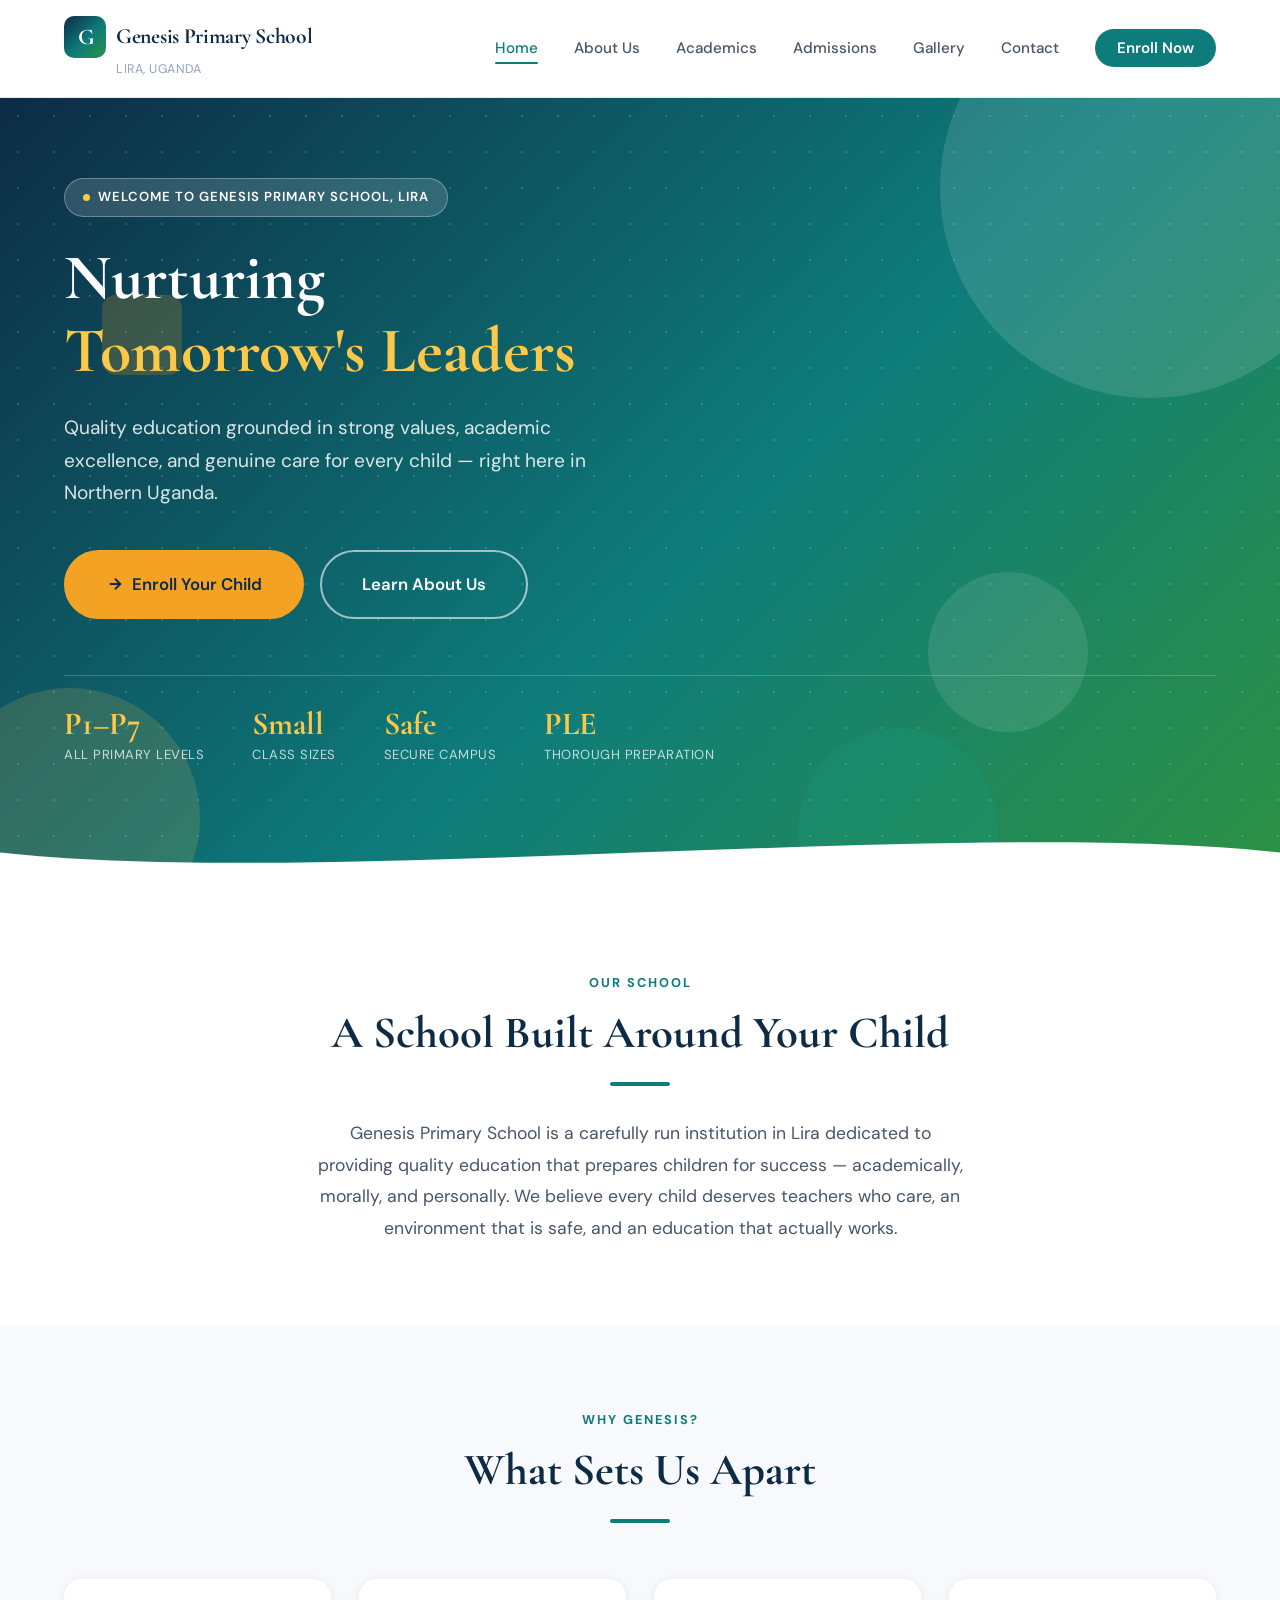
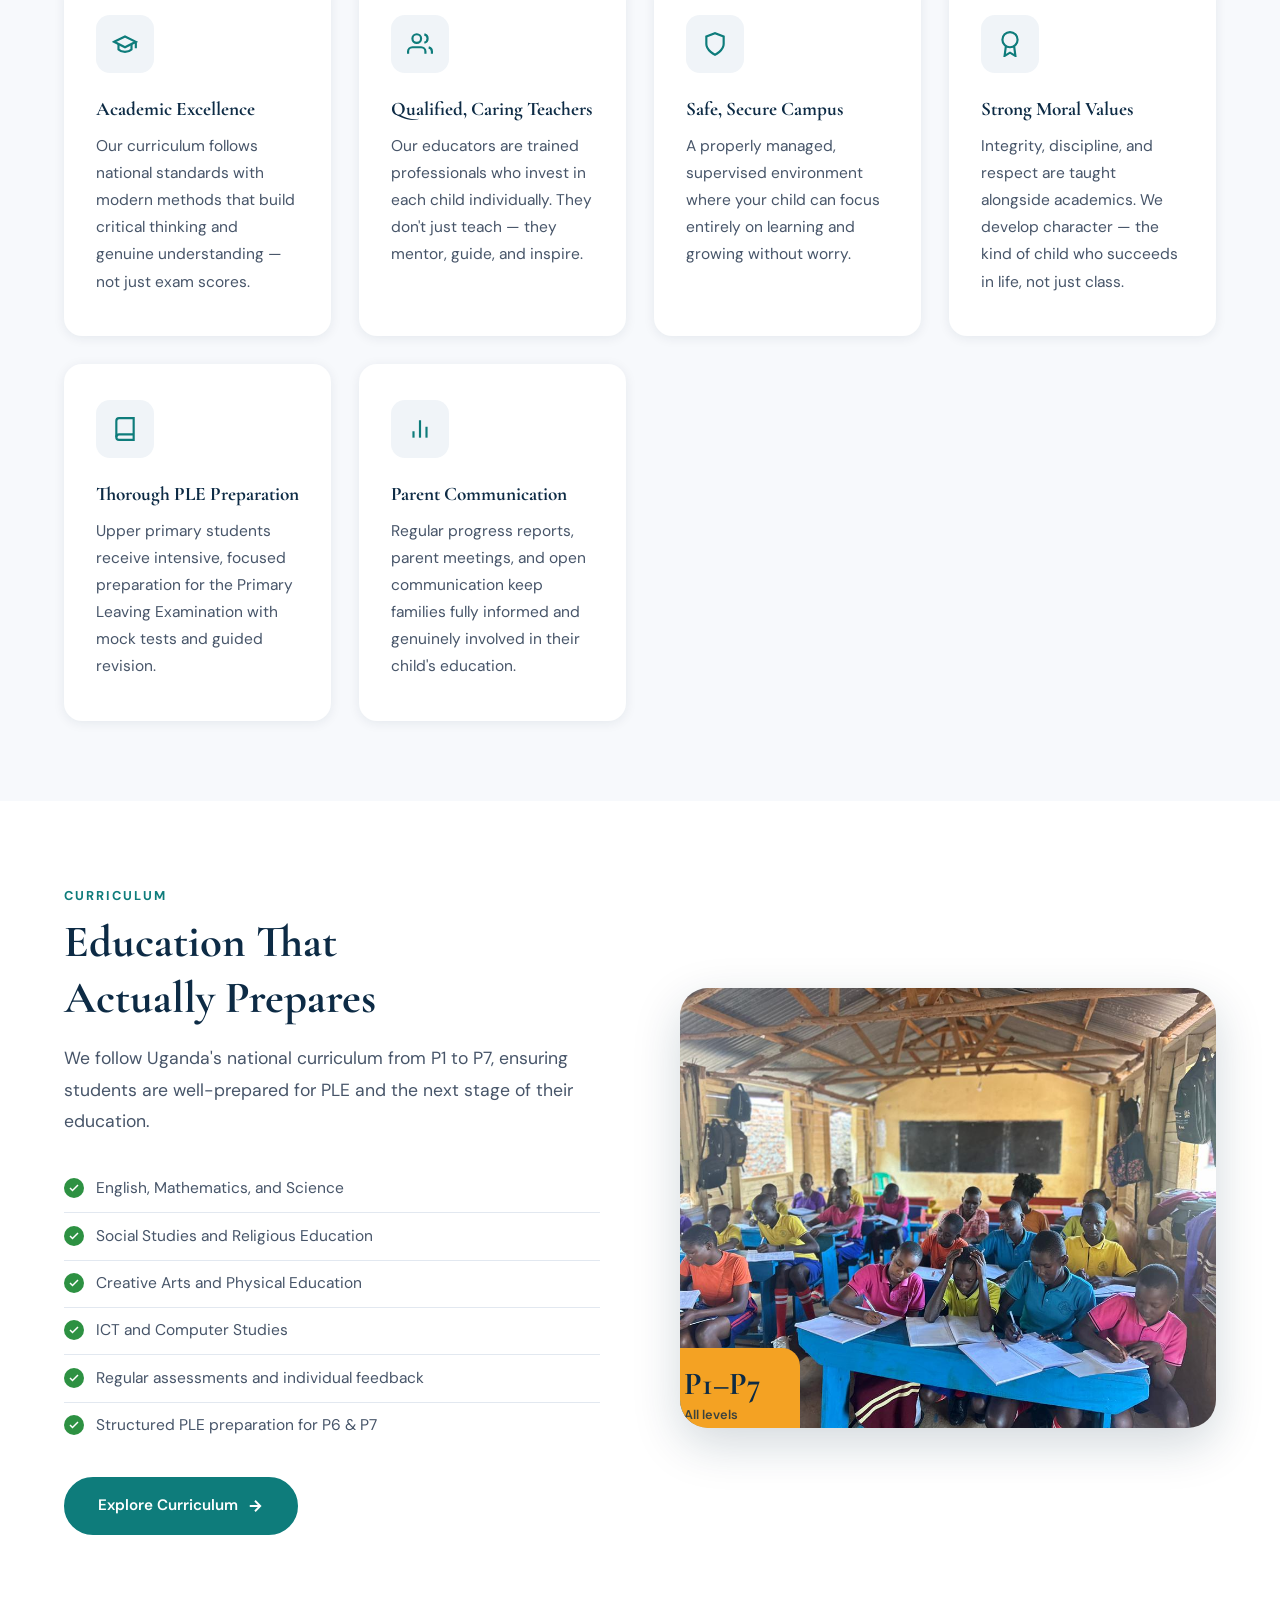
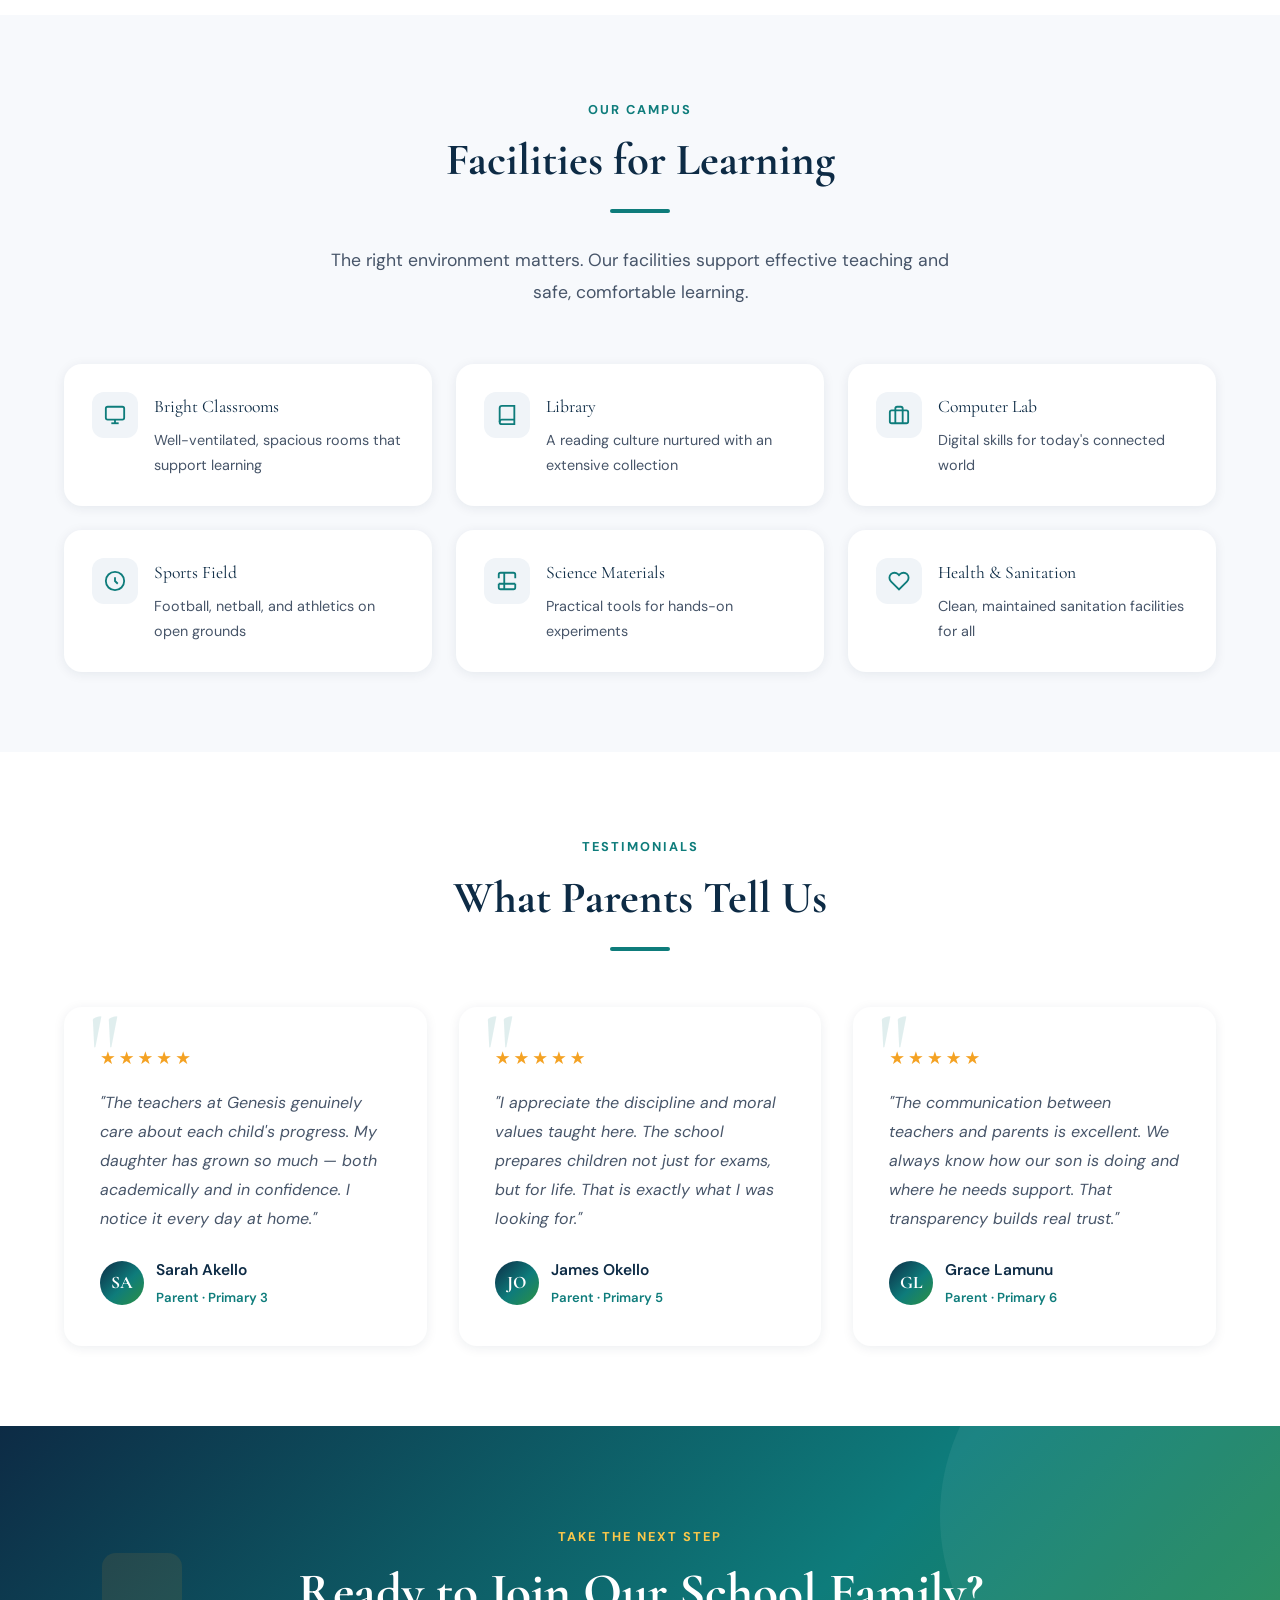
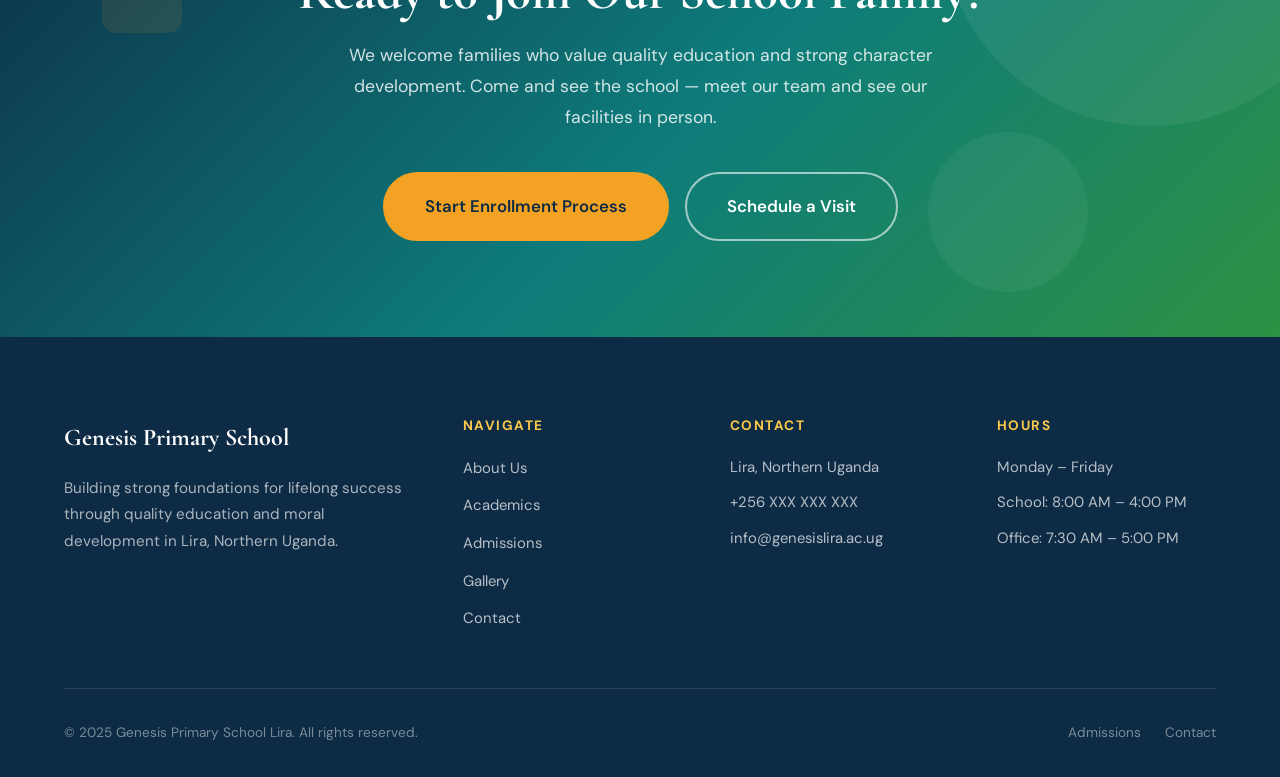
<file: index.html>
<!DOCTYPE html>
<html lang="en">
<head>
  <meta charset="UTF-8">
  <meta name="viewport" content="width=device-width, initial-scale=1.0">
  <meta name="description" content="Genesis Primary School Lira — Quality education with strong values in Northern Uganda. P1–P7, PLE preparation, safe environment.">
  <title>Genesis Primary School Lira | Nurturing Tomorrow's Leaders</title>
  <link rel="preconnect" href="https://fonts.googleapis.com">
  <link rel="preconnect" href="https://fonts.gstatic.com" crossorigin>
  <link href="https://fonts.googleapis.com/css2?family=Cormorant+Garamond:wght@500;600;700&family=DM+Sans:wght@300;400;500;600;700&display=swap" rel="stylesheet">
  <link rel="stylesheet" href="css/style.css">
</head>
<body>

<!-- ═══════════════════════════════════
     NAVBAR
═══════════════════════════════════ -->
<nav class="navbar" id="navbar">
  <div class="container">
    <div class="nav-wrapper">
      <a href="index.html" class="logo">
        <div class="logo-mark">
          <div class="logo-emblem"><span>G</span></div>
          <span class="logo-text">Genesis Primary School</span>
        </div>
        <span class="logo-location">Lira, Uganda</span>
      </a>
      <button class="nav-toggle" id="navToggle" aria-expanded="false" aria-label="Open navigation">
        <span></span><span></span><span></span>
      </button>
      <ul class="nav-menu" id="navMenu">
        <li><a href="index.html" class="active">Home</a></li>
        <li><a href="about.html">About Us</a></li>
        <li><a href="academics.html">Academics</a></li>
        <li><a href="admissions.html">Admissions</a></li>
        <li><a href="gallery.html">Gallery</a></li>
        <li><a href="contact.html">Contact</a></li>
        <li><a href="admissions.html" class="nav-cta">Enroll Now</a></li>
      </ul>
    </div>
  </div>
</nav>

<!-- ═══════════════════════════════════
     HERO — HOME (Navy → Teal → Green)
═══════════════════════════════════ -->
<section class="hero hero--home">
  <!-- Animated shapes -->
  <div class="hero-shapes">
    <div class="shape shape-1"></div>
    <div class="shape shape-2"></div>
    <div class="shape shape-3"></div>
    <div class="shape shape-4"></div>
    <div class="shape shape-5"></div>
  </div>
  <!-- Dot-grid overlay -->
  <div class="hero-grid"></div>

  <div class="hero-body">
    <div class="container">
      <div class="hero-badge">
        <span class="hero-badge-dot"></span>
        Welcome to Genesis Primary School, Lira
      </div>
      <h1 class="hero-title">
        Nurturing<br>
        <span class="accent-line">Tomorrow's Leaders</span>
      </h1>
      <p class="hero-subtitle">
        Quality education grounded in strong values, academic excellence,
        and genuine care for every child — right here in Northern Uganda.
      </p>
      <div class="hero-actions">
        <a href="admissions.html" class="btn btn-primary btn-lg">
          <svg viewBox="0 0 24 24" fill="none" stroke="currentColor" stroke-width="2.5"><path d="M5 12h14M12 5l7 7-7 7"/></svg>
          Enroll Your Child
        </a>
        <a href="about.html" class="btn btn-outline-white btn-lg">Learn About Us</a>
      </div>

      <!-- Stats bar -->
      <div class="hero-stats">
        <div class="hero-stat">
          <strong>P1–P7</strong>
          <span>All primary levels</span>
        </div>
        <div class="hero-stat">
          <strong>Small</strong>
          <span>Class sizes</span>
        </div>
        <div class="hero-stat">
          <strong>Safe</strong>
          <span>Secure campus</span>
        </div>
        <div class="hero-stat">
          <strong>PLE</strong>
          <span>Thorough preparation</span>
        </div>
      </div>
    </div>
  </div>

  <!-- Wave divider -->
  <div class="hero-wave">
    <svg viewBox="0 0 1440 80" xmlns="http://www.w3.org/2000/svg" preserveAspectRatio="none">
      <path d="M0,40 C360,80 1080,0 1440,40 L1440,80 L0,80 Z" fill="#ffffff"/>
    </svg>
  </div>
</section>


<!-- ═══════════════════════════════════
     INTRO / WELCOME
═══════════════════════════════════ -->
<section class="section">
  <div class="container">
    <div class="text-center reveal">
      <span class="section-label">Our School</span>
      <h2 class="section-title">A School Built Around Your Child</h2>
      <div class="divider"></div>
      <p class="section-desc section-desc--center mt-md">
        Genesis Primary School is a carefully run institution in Lira dedicated to providing
        quality education that prepares children for success — academically, morally, and personally.
        We believe every child deserves teachers who care, an environment that is safe, and an
        education that actually works.
      </p>
    </div>
  </div>
</section>


<!-- ═══════════════════════════════════
     WHY CHOOSE US — Feature Cards
═══════════════════════════════════ -->
<section class="section section-cream">
  <div class="container">
    <div class="section-head section-head--center reveal">
      <span class="section-label">Why Genesis?</span>
      <h2 class="section-title">What Sets Us Apart</h2>
      <div class="divider"></div>
    </div>

    <div class="features-grid">
      <div class="feature-card reveal reveal-delay-1">
        <div class="feature-icon">
          <svg width="26" height="26" viewBox="0 0 24 24" fill="none" stroke="currentColor" stroke-width="2"><path d="M22 10v6M2 10l10-5 10 5-10 5z"/><path d="M6 12v5c3 3 9 3 12 0v-5"/></svg>
        </div>
        <h3 class="feature-title">Academic Excellence</h3>
        <p class="feature-text">Our curriculum follows national standards with modern methods that build critical thinking and genuine understanding — not just exam scores.</p>
      </div>

      <div class="feature-card reveal reveal-delay-2">
        <div class="feature-icon">
          <svg width="26" height="26" viewBox="0 0 24 24" fill="none" stroke="currentColor" stroke-width="2"><path d="M17 21v-2a4 4 0 0 0-4-4H5a4 4 0 0 0-4 4v2"/><circle cx="9" cy="7" r="4"/><path d="M23 21v-2a4 4 0 0 0-3-3.87"/><path d="M16 3.13a4 4 0 0 1 0 7.75"/></svg>
        </div>
        <h3 class="feature-title">Qualified, Caring Teachers</h3>
        <p class="feature-text">Our educators are trained professionals who invest in each child individually. They don't just teach — they mentor, guide, and inspire.</p>
      </div>

      <div class="feature-card reveal reveal-delay-3">
        <div class="feature-icon">
          <svg width="26" height="26" viewBox="0 0 24 24" fill="none" stroke="currentColor" stroke-width="2"><path d="M12 22s8-4 8-10V5l-8-3-8 3v7c0 6 8 10 8 10z"/></svg>
        </div>
        <h3 class="feature-title">Safe, Secure Campus</h3>
        <p class="feature-text">A properly managed, supervised environment where your child can focus entirely on learning and growing without worry.</p>
      </div>

      <div class="feature-card reveal reveal-delay-1">
        <div class="feature-icon">
          <svg width="26" height="26" viewBox="0 0 24 24" fill="none" stroke="currentColor" stroke-width="2"><circle cx="12" cy="8" r="7"/><polyline points="8.21 13.89 7 23 12 20 17 23 15.79 13.88"/></svg>
        </div>
        <h3 class="feature-title">Strong Moral Values</h3>
        <p class="feature-text">Integrity, discipline, and respect are taught alongside academics. We develop character — the kind of child who succeeds in life, not just class.</p>
      </div>

      <div class="feature-card reveal reveal-delay-2">
        <div class="feature-icon">
          <svg width="26" height="26" viewBox="0 0 24 24" fill="none" stroke="currentColor" stroke-width="2"><path d="M4 19.5A2.5 2.5 0 0 1 6.5 17H20"/><path d="M6.5 2H20v20H6.5A2.5 2.5 0 0 1 4 19.5v-15A2.5 2.5 0 0 1 6.5 2z"/></svg>
        </div>
        <h3 class="feature-title">Thorough PLE Preparation</h3>
        <p class="feature-text">Upper primary students receive intensive, focused preparation for the Primary Leaving Examination with mock tests and guided revision.</p>
      </div>

      <div class="feature-card reveal reveal-delay-3">
        <div class="feature-icon">
          <svg width="26" height="26" viewBox="0 0 24 24" fill="none" stroke="currentColor" stroke-width="2"><path d="M18 20V10"/><path d="M12 20V4"/><path d="M6 20v-6"/></svg>
        </div>
        <h3 class="feature-title">Parent Communication</h3>
        <p class="feature-text">Regular progress reports, parent meetings, and open communication keep families fully informed and genuinely involved in their child's education.</p>
      </div>
    </div>
  </div>
</section>


<!-- ═══════════════════════════════════
     ACADEMICS SPLIT
═══════════════════════════════════ -->
<section class="section">
  <div class="container">
    <div class="split-section">
      <div class="split-content reveal">
        <span class="section-label">Curriculum</span>
        <h2 class="section-title">Education That<br>Actually Prepares</h2>
        <p class="text-large">We follow Uganda's national curriculum from P1 to P7, ensuring students are well-prepared for PLE and the next stage of their education.</p>
        <ul class="check-list">
          <li>English, Mathematics, and Science</li>
          <li>Social Studies and Religious Education</li>
          <li>Creative Arts and Physical Education</li>
          <li>ICT and Computer Studies</li>
          <li>Regular assessments and individual feedback</li>
          <li>Structured PLE preparation for P6 &amp; P7</li>
        </ul>
        <a href="academics.html" class="btn btn-teal">
          Explore Curriculum
          <svg viewBox="0 0 24 24" fill="none" stroke="currentColor" stroke-width="2.5"><path d="M5 12h14M12 5l7 7-7 7"/></svg>
        </a>
      </div>
      <div class="split-media reveal reveal-delay-2">
        <div class="media-frame">
          <img src="images/4.jpeg" alt="Students actively participating in a lesson at Genesis Primary School">
          <div class="media-badge">
            <strong>P1–P7</strong>
            <span>All levels</span>
          </div>
        </div>
      </div>
    </div>
  </div>
</section>


<!-- ═══════════════════════════════════
     FACILITIES
═══════════════════════════════════ -->
<section class="section section-cream">
  <div class="container">
    <div class="section-head section-head--center reveal">
      <span class="section-label">Our Campus</span>
      <h2 class="section-title">Facilities for Learning</h2>
      <div class="divider"></div>
      <p class="section-desc section-desc--center mt-md">
        The right environment matters. Our facilities support effective teaching and safe, comfortable learning.
      </p>
    </div>

    <div class="facilities-grid reveal">
      <div class="facility-card">
        <div class="facility-icon">
          <svg width="22" height="22" viewBox="0 0 24 24" fill="none" stroke="currentColor" stroke-width="2"><rect x="2" y="3" width="20" height="14" rx="2"/><line x1="8" y1="21" x2="16" y2="21"/><line x1="12" y1="17" x2="12" y2="21"/></svg>
        </div>
        <div>
          <p class="facility-name">Bright Classrooms</p>
          <p class="facility-desc">Well-ventilated, spacious rooms that support learning</p>
        </div>
      </div>
      <div class="facility-card">
        <div class="facility-icon">
          <svg width="22" height="22" viewBox="0 0 24 24" fill="none" stroke="currentColor" stroke-width="2"><path d="M4 19.5A2.5 2.5 0 0 1 6.5 17H20"/><path d="M6.5 2H20v20H6.5A2.5 2.5 0 0 1 4 19.5v-15A2.5 2.5 0 0 1 6.5 2z"/></svg>
        </div>
        <div>
          <p class="facility-name">Library</p>
          <p class="facility-desc">A reading culture nurtured with an extensive collection</p>
        </div>
      </div>
      <div class="facility-card">
        <div class="facility-icon">
          <svg width="22" height="22" viewBox="0 0 24 24" fill="none" stroke="currentColor" stroke-width="2"><rect x="2" y="7" width="20" height="14" rx="2"/><path d="M16 21V5a2 2 0 0 0-2-2h-4a2 2 0 0 0-2 2v16"/></svg>
        </div>
        <div>
          <p class="facility-name">Computer Lab</p>
          <p class="facility-desc">Digital skills for today's connected world</p>
        </div>
      </div>
      <div class="facility-card">
        <div class="facility-icon">
          <svg width="22" height="22" viewBox="0 0 24 24" fill="none" stroke="currentColor" stroke-width="2"><circle cx="12" cy="12" r="10"/><path d="M12 8v4l3 3"/></svg>
        </div>
        <div>
          <p class="facility-name">Sports Field</p>
          <p class="facility-desc">Football, netball, and athletics on open grounds</p>
        </div>
      </div>
      <div class="facility-card">
        <div class="facility-icon">
          <svg width="22" height="22" viewBox="0 0 24 24" fill="none" stroke="currentColor" stroke-width="2"><path d="M9 3H5a2 2 0 0 0-2 2v4m6-6h10a2 2 0 0 1 2 2v4M9 3v18m0 0h10a2 2 0 0 0 2-2v-4M9 21H5a2 2 0 0 1-2-2v-4m0 0h18"/></svg>
        </div>
        <div>
          <p class="facility-name">Science Materials</p>
          <p class="facility-desc">Practical tools for hands-on experiments</p>
        </div>
      </div>
      <div class="facility-card">
        <div class="facility-icon">
          <svg width="22" height="22" viewBox="0 0 24 24" fill="none" stroke="currentColor" stroke-width="2"><path d="M20.84 4.61a5.5 5.5 0 0 0-7.78 0L12 5.67l-1.06-1.06a5.5 5.5 0 0 0-7.78 7.78l1.06 1.06L12 21.23l7.78-7.78 1.06-1.06a5.5 5.5 0 0 0 0-7.78z"/></svg>
        </div>
        <div>
          <p class="facility-name">Health &amp; Sanitation</p>
          <p class="facility-desc">Clean, maintained sanitation facilities for all</p>
        </div>
      </div>
    </div>
  </div>
</section>


<!-- ═══════════════════════════════════
     TESTIMONIALS
═══════════════════════════════════ -->
<section class="section">
  <div class="container">
    <div class="section-head section-head--center reveal">
      <span class="section-label">Testimonials</span>
      <h2 class="section-title">What Parents Tell Us</h2>
      <div class="divider"></div>
    </div>

    <div class="testimonials-grid">
      <div class="testimonial-card reveal reveal-delay-1">
        <div class="stars">
          <span>★</span><span>★</span><span>★</span><span>★</span><span>★</span>
        </div>
        <p class="testimonial-text">
          "The teachers at Genesis genuinely care about each child's progress. My daughter has grown
          so much — both academically and in confidence. I notice it every day at home."
        </p>
        <div class="testimonial-author">
          <div class="author-avatar">SA</div>
          <div>
            <p class="author-name">Sarah Akello</p>
            <p class="author-role">Parent · Primary 3</p>
          </div>
        </div>
      </div>

      <div class="testimonial-card reveal reveal-delay-2">
        <div class="stars">
          <span>★</span><span>★</span><span>★</span><span>★</span><span>★</span>
        </div>
        <p class="testimonial-text">
          "I appreciate the discipline and moral values taught here. The school prepares children
          not just for exams, but for life. That is exactly what I was looking for."
        </p>
        <div class="testimonial-author">
          <div class="author-avatar">JO</div>
          <div>
            <p class="author-name">James Okello</p>
            <p class="author-role">Parent · Primary 5</p>
          </div>
        </div>
      </div>

      <div class="testimonial-card reveal reveal-delay-3">
        <div class="stars">
          <span>★</span><span>★</span><span>★</span><span>★</span><span>★</span>
        </div>
        <p class="testimonial-text">
          "The communication between teachers and parents is excellent. We always know how our
          son is doing and where he needs support. That transparency builds real trust."
        </p>
        <div class="testimonial-author">
          <div class="author-avatar">GL</div>
          <div>
            <p class="author-name">Grace Lamunu</p>
            <p class="author-role">Parent · Primary 6</p>
          </div>
        </div>
      </div>
    </div>
  </div>
</section>


<!-- ═══════════════════════════════════
     CTA
═══════════════════════════════════ -->
<section class="cta-section">
  <div class="hero-shapes">
    <div class="shape shape-1"></div>
    <div class="shape shape-3"></div>
    <div class="shape shape-4"></div>
  </div>
  <div class="container">
    <div class="cta-inner reveal">
      <span class="section-label section-label--light">Take the Next Step</span>
      <h2 class="cta-title">Ready to Join Our School Family?</h2>
      <p class="cta-desc">
        We welcome families who value quality education and strong character development.
        Come and see the school — meet our team and see our facilities in person.
      </p>
      <div class="cta-buttons">
        <a href="admissions.html" class="btn btn-primary btn-lg">Start Enrollment Process</a>
        <a href="contact.html" class="btn btn-outline-white btn-lg">Schedule a Visit</a>
      </div>
    </div>
  </div>
</section>


<!-- ═══════════════════════════════════
     FOOTER
═══════════════════════════════════ -->
<footer class="footer">
  <div class="container">
    <div class="footer-top">
      <div class="footer-brand">
        <span class="footer-logo-text">Genesis Primary School</span>
        <p>
          Building strong foundations for lifelong success through quality education
          and moral development in Lira, Northern Uganda.
        </p>
      </div>
      <div>
        <h4 class="footer-heading">Navigate</h4>
        <ul class="footer-links">
          <li><a href="about.html">About Us</a></li>
          <li><a href="academics.html">Academics</a></li>
          <li><a href="admissions.html">Admissions</a></li>
          <li><a href="gallery.html">Gallery</a></li>
          <li><a href="contact.html">Contact</a></li>
        </ul>
      </div>
      <div>
        <h4 class="footer-heading">Contact</h4>
        <ul class="footer-contact-list">
          <li>Lira, Northern Uganda</li>
          <li>+256 XXX XXX XXX</li>
          <li>info@genesislira.ac.ug</li>
        </ul>
      </div>
      <div>
        <h4 class="footer-heading">Hours</h4>
        <ul class="footer-contact-list">
          <li>Monday – Friday</li>
          <li>School: 8:00 AM – 4:00 PM</li>
          <li>Office: 7:30 AM – 5:00 PM</li>
        </ul>
      </div>
    </div>
    <div class="footer-bottom">
      <p>&copy; 2025 Genesis Primary School Lira. All rights reserved.</p>
      <div class="footer-bottom-links">
        <a href="admissions.html">Admissions</a>
        <a href="contact.html">Contact</a>
      </div>
    </div>
  </div>
</footer>

<script src="js/main.js"></script>
</body>
</html>
</file>
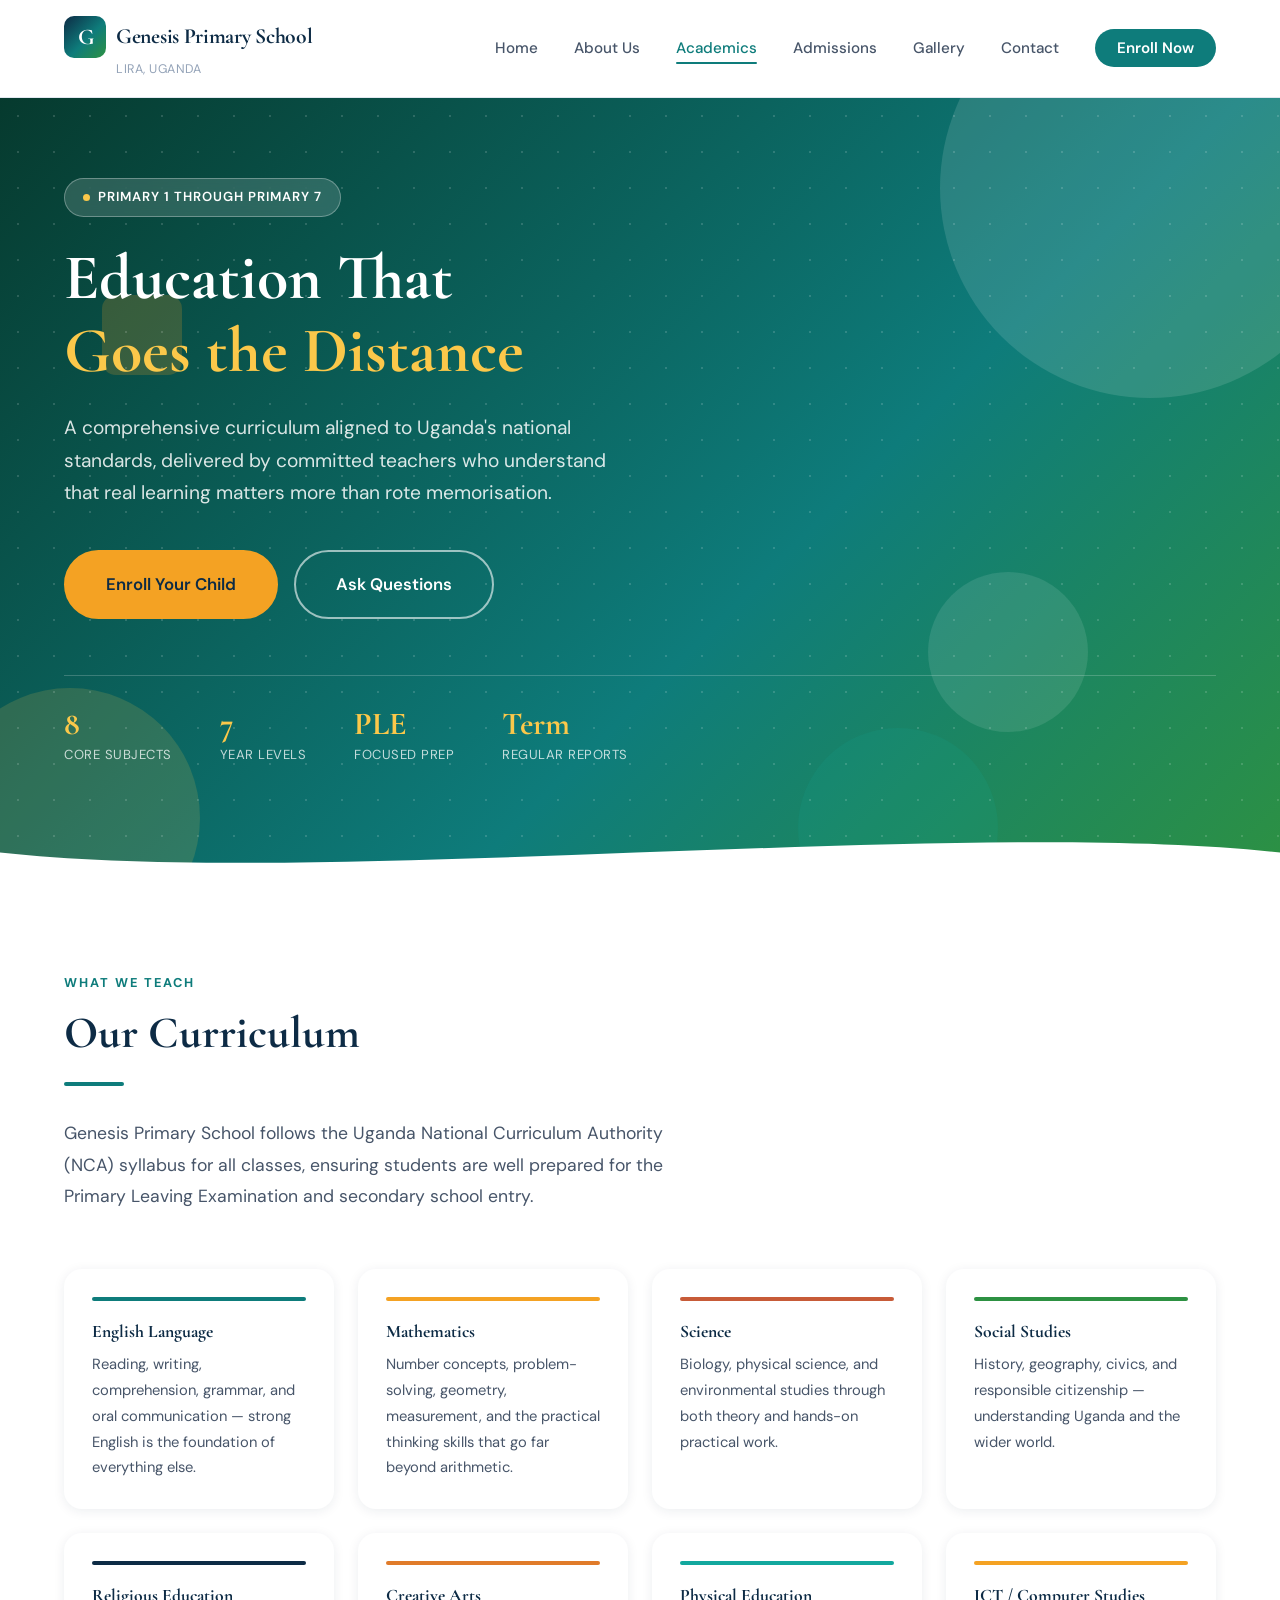
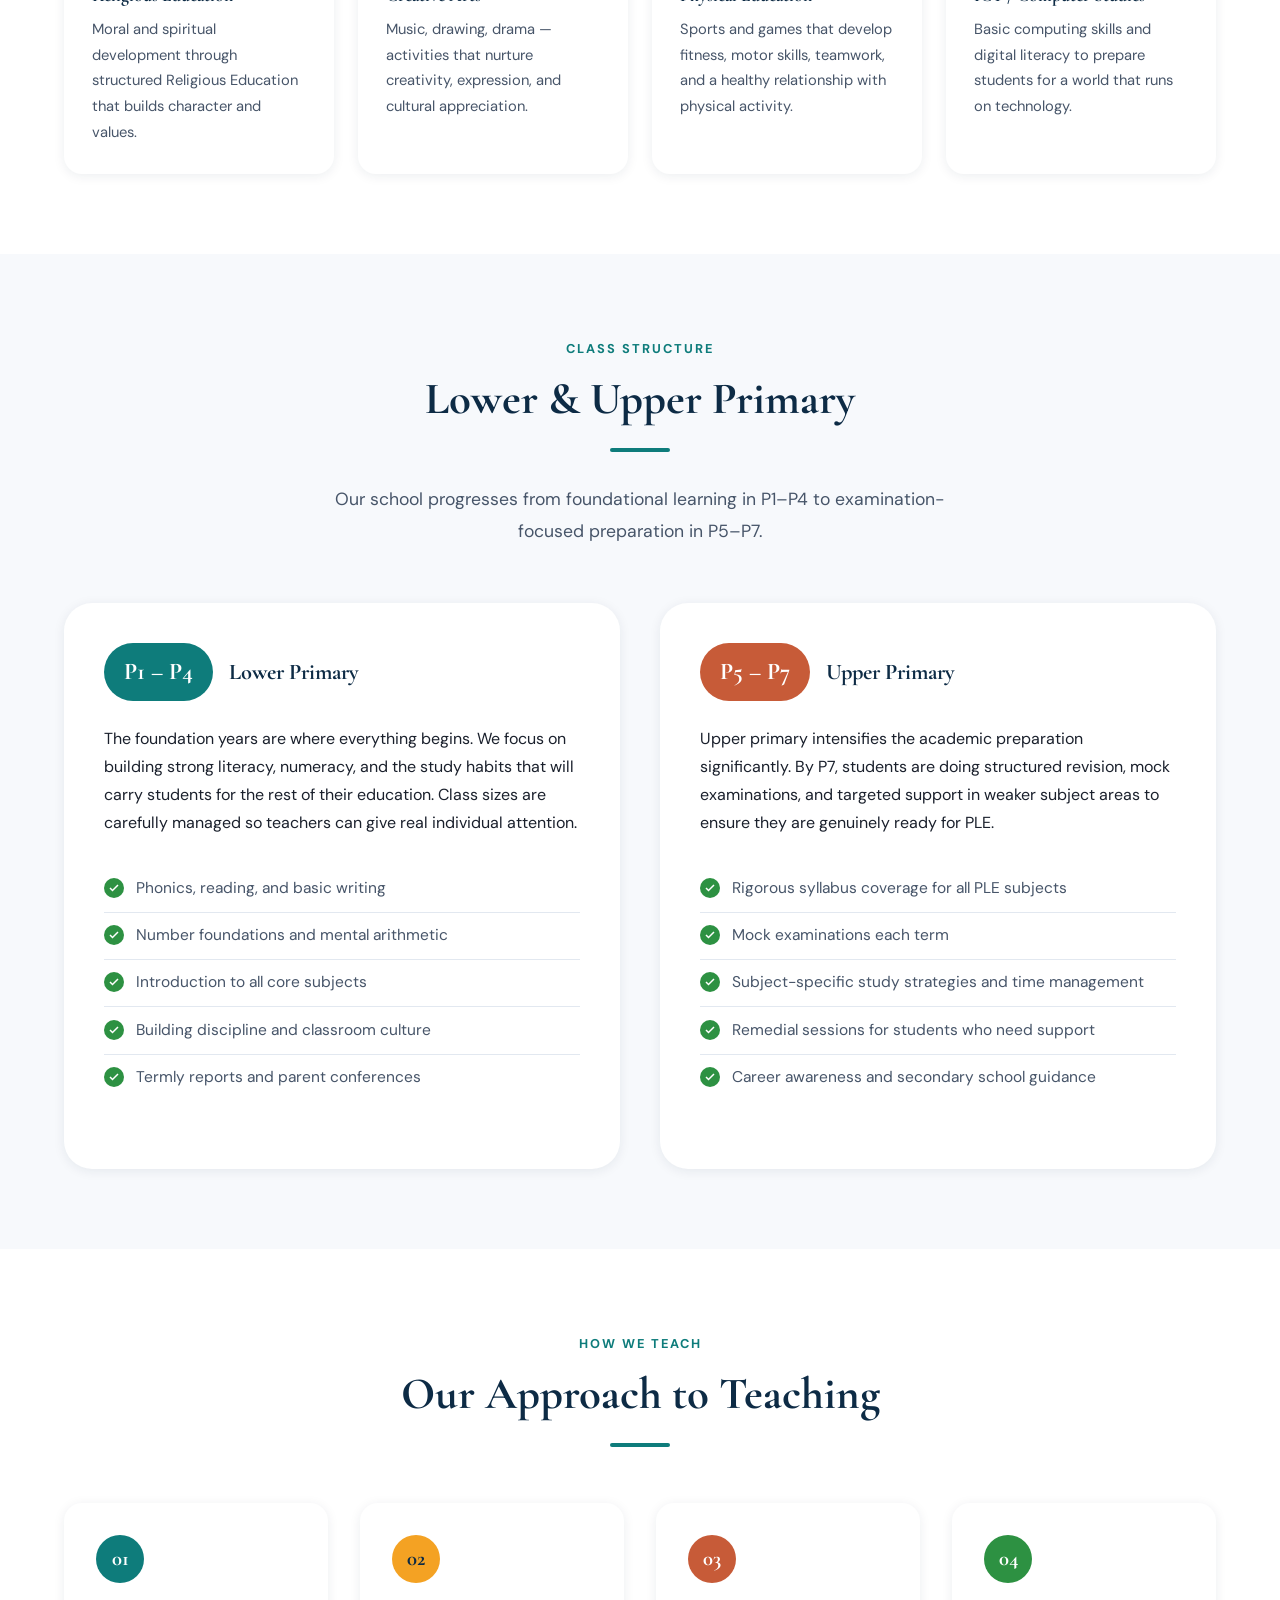
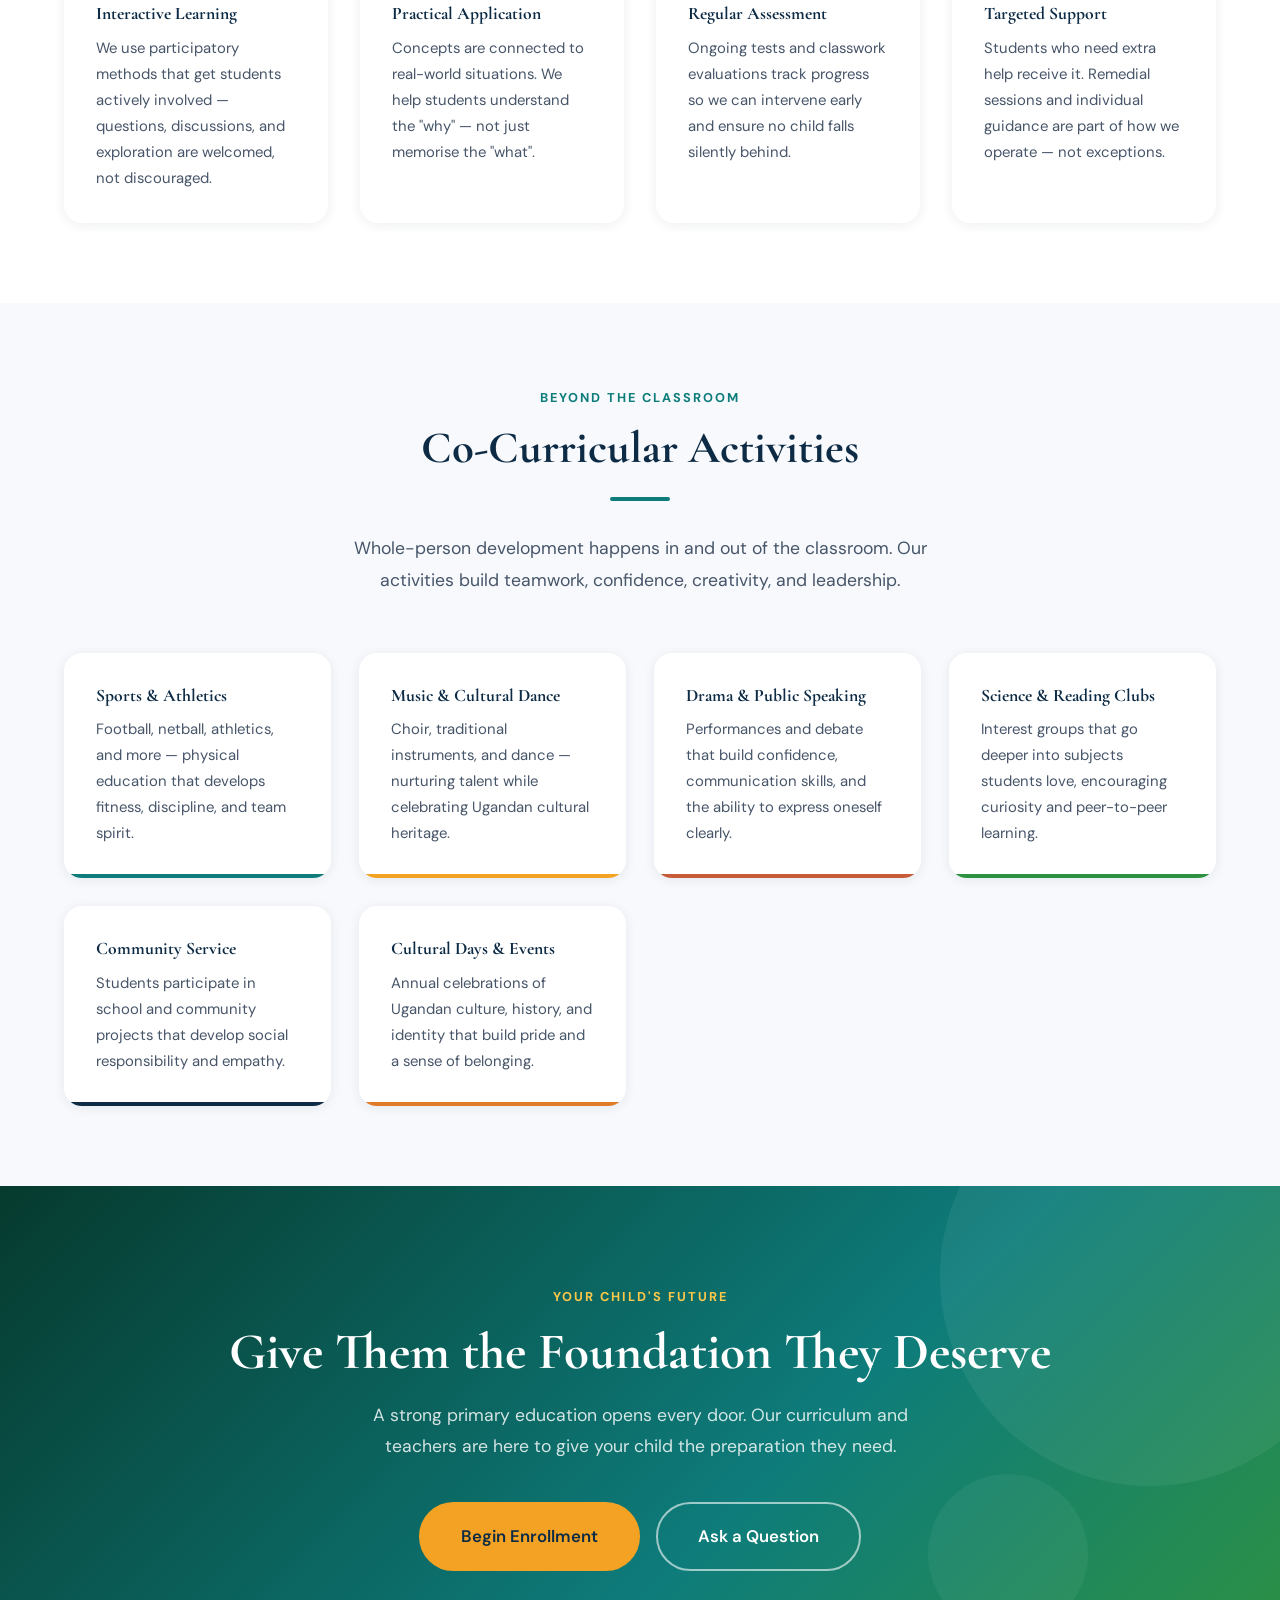
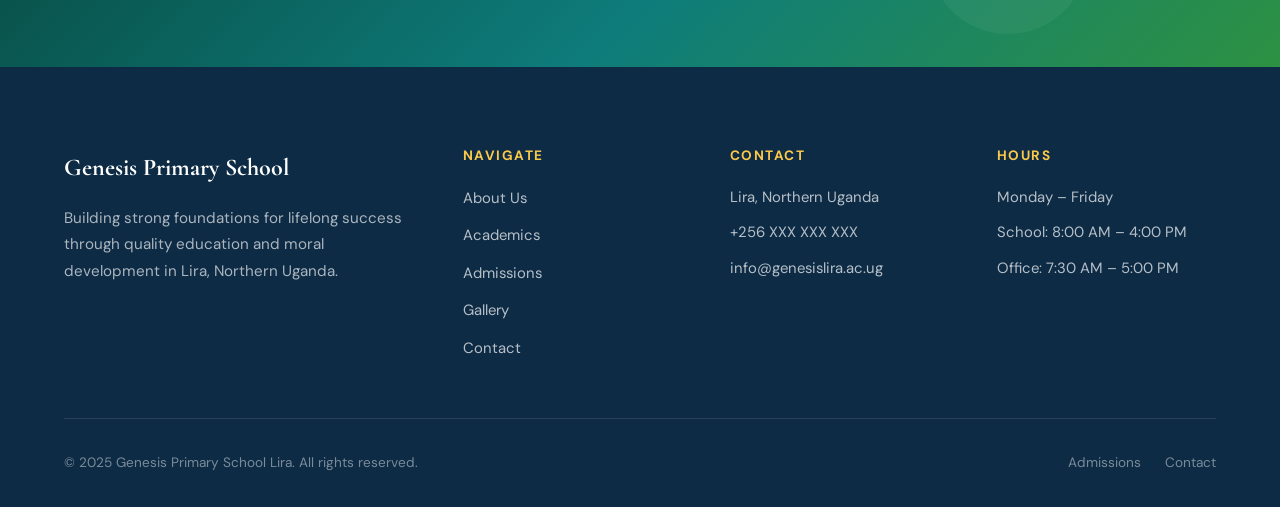
<file: academics.html>
<!DOCTYPE html>
<html lang="en">
<head>
  <meta charset="UTF-8">
  <meta name="viewport" content="width=device-width, initial-scale=1.0">
  <meta name="description" content="Genesis Primary School Academics — curriculum, class structure, PLE preparation, and co-curricular activities.">
  <title>Academics | Genesis Primary School Lira</title>
  <link rel="preconnect" href="https://fonts.googleapis.com">
  <link rel="preconnect" href="https://fonts.gstatic.com" crossorigin>
  <link href="https://fonts.googleapis.com/css2?family=Cormorant+Garamond:wght@500;600;700&family=DM+Sans:wght@300;400;500;600;700&display=swap" rel="stylesheet">
  <link rel="stylesheet" href="css/style.css">
</head>
<body>

<!-- NAVBAR -->
<nav class="navbar" id="navbar">
  <div class="container">
    <div class="nav-wrapper">
      <a href="index.html" class="logo">
        <div class="logo-mark">
          <div class="logo-emblem"><span>G</span></div>
          <span class="logo-text">Genesis Primary School</span>
        </div>
        <span class="logo-location">Lira, Uganda</span>
      </a>
      <button class="nav-toggle" id="navToggle" aria-expanded="false" aria-label="Open navigation">
        <span></span><span></span><span></span>
      </button>
      <ul class="nav-menu" id="navMenu">
        <li><a href="index.html">Home</a></li>
        <li><a href="about.html">About Us</a></li>
        <li><a href="academics.html" class="active">Academics</a></li>
        <li><a href="admissions.html">Admissions</a></li>
        <li><a href="gallery.html">Gallery</a></li>
        <li><a href="contact.html">Contact</a></li>
        <li><a href="admissions.html" class="nav-cta">Enroll Now</a></li>
      </ul>
    </div>
  </div>
</nav>

<!-- ═══════════════════════════════════
     HERO — ACADEMICS (Dark Forest → Teal → Bright Green)
═══════════════════════════════════ -->
<section class="hero hero--academics">
  <div class="hero-shapes">
    <div class="shape shape-1"></div>
    <div class="shape shape-2"></div>
    <div class="shape shape-3"></div>
    <div class="shape shape-4"></div>
    <div class="shape shape-5"></div>
  </div>
  <div class="hero-grid"></div>

  <div class="hero-body">
    <div class="container">
      <div class="hero-badge">
        <span class="hero-badge-dot"></span>
        Primary 1 through Primary 7
      </div>
      <h1 class="hero-title">
        Education That<br>
        <span class="accent-line">Goes the Distance</span>
      </h1>
      <p class="hero-subtitle">
        A comprehensive curriculum aligned to Uganda's national standards, delivered
        by committed teachers who understand that real learning matters more than rote memorisation.
      </p>
      <div class="hero-actions">
        <a href="admissions.html" class="btn btn-primary btn-lg">Enroll Your Child</a>
        <a href="contact.html" class="btn btn-outline-white btn-lg">Ask Questions</a>
      </div>
      <div class="hero-stats">
        <div class="hero-stat">
          <strong>8</strong>
          <span>Core subjects</span>
        </div>
        <div class="hero-stat">
          <strong>7</strong>
          <span>Year levels</span>
        </div>
        <div class="hero-stat">
          <strong>PLE</strong>
          <span>Focused prep</span>
        </div>
        <div class="hero-stat">
          <strong>Term</strong>
          <span>Regular reports</span>
        </div>
      </div>
    </div>
  </div>

  <div class="hero-wave">
    <svg viewBox="0 0 1440 80" xmlns="http://www.w3.org/2000/svg" preserveAspectRatio="none">
      <path d="M0,40 C360,80 1080,0 1440,40 L1440,80 L0,80 Z" fill="#ffffff"/>
    </svg>
  </div>
</section>


<!-- CURRICULUM OVERVIEW -->
<section class="section">
  <div class="container">
    <div class="section-head reveal">
      <span class="section-label">What We Teach</span>
      <h2 class="section-title">Our Curriculum</h2>
      <div class="divider divider--left"></div>
      <p class="section-desc mt-md">
        Genesis Primary School follows the Uganda National Curriculum Authority (NCA) syllabus
        for all classes, ensuring students are well prepared for the Primary Leaving Examination
        and secondary school entry.
      </p>
    </div>

    <div class="subjects-grid">
      <div class="subject-card reveal reveal-delay-1">
        <div class="subject-stripe"></div>
        <h3>English Language</h3>
        <p>Reading, writing, comprehension, grammar, and oral communication — strong English is the foundation of everything else.</p>
      </div>
      <div class="subject-card reveal reveal-delay-2">
        <div class="subject-stripe"></div>
        <h3>Mathematics</h3>
        <p>Number concepts, problem-solving, geometry, measurement, and the practical thinking skills that go far beyond arithmetic.</p>
      </div>
      <div class="subject-card reveal reveal-delay-3">
        <div class="subject-stripe"></div>
        <h3>Science</h3>
        <p>Biology, physical science, and environmental studies through both theory and hands-on practical work.</p>
      </div>
      <div class="subject-card reveal reveal-delay-1">
        <div class="subject-stripe"></div>
        <h3>Social Studies</h3>
        <p>History, geography, civics, and responsible citizenship — understanding Uganda and the wider world.</p>
      </div>
      <div class="subject-card reveal reveal-delay-2">
        <div class="subject-stripe"></div>
        <h3>Religious Education</h3>
        <p>Moral and spiritual development through structured Religious Education that builds character and values.</p>
      </div>
      <div class="subject-card reveal reveal-delay-3">
        <div class="subject-stripe"></div>
        <h3>Creative Arts</h3>
        <p>Music, drawing, drama — activities that nurture creativity, expression, and cultural appreciation.</p>
      </div>
      <div class="subject-card reveal reveal-delay-1">
        <div class="subject-stripe"></div>
        <h3>Physical Education</h3>
        <p>Sports and games that develop fitness, motor skills, teamwork, and a healthy relationship with physical activity.</p>
      </div>
      <div class="subject-card reveal reveal-delay-2">
        <div class="subject-stripe"></div>
        <h3>ICT / Computer Studies</h3>
        <p>Basic computing skills and digital literacy to prepare students for a world that runs on technology.</p>
      </div>
    </div>
  </div>
</section>


<!-- CLASS LEVELS -->
<section class="section section-cream">
  <div class="container">
    <div class="section-head section-head--center reveal">
      <span class="section-label">Class Structure</span>
      <h2 class="section-title">Lower &amp; Upper Primary</h2>
      <div class="divider"></div>
      <p class="section-desc section-desc--center mt-md">
        Our school progresses from foundational learning in P1–P4 to examination-focused preparation in P5–P7.
      </p>
    </div>

    <div class="levels-grid">
      <div class="level-card reveal reveal-delay-1">
        <div class="level-header">
          <span class="level-badge level-badge--lower">P1 – P4</span>
          <h3>Lower Primary</h3>
        </div>
        <p>
          The foundation years are where everything begins. We focus on building strong literacy,
          numeracy, and the study habits that will carry students for the rest of their education.
          Class sizes are carefully managed so teachers can give real individual attention.
        </p>
        <ul class="check-list">
          <li>Phonics, reading, and basic writing</li>
          <li>Number foundations and mental arithmetic</li>
          <li>Introduction to all core subjects</li>
          <li>Building discipline and classroom culture</li>
          <li>Termly reports and parent conferences</li>
        </ul>
      </div>

      <div class="level-card reveal reveal-delay-2">
        <div class="level-header">
          <span class="level-badge level-badge--upper">P5 – P7</span>
          <h3>Upper Primary</h3>
        </div>
        <p>
          Upper primary intensifies the academic preparation significantly. By P7, students are
          doing structured revision, mock examinations, and targeted support in weaker subject areas
          to ensure they are genuinely ready for PLE.
        </p>
        <ul class="check-list">
          <li>Rigorous syllabus coverage for all PLE subjects</li>
          <li>Mock examinations each term</li>
          <li>Subject-specific study strategies and time management</li>
          <li>Remedial sessions for students who need support</li>
          <li>Career awareness and secondary school guidance</li>
        </ul>
      </div>
    </div>
  </div>
</section>


<!-- TEACHING APPROACH -->
<section class="section">
  <div class="container">
    <div class="section-head section-head--center reveal">
      <span class="section-label">How We Teach</span>
      <h2 class="section-title">Our Approach to Teaching</h2>
      <div class="divider"></div>
    </div>

    <div class="approach-grid">
      <div class="approach-card reveal reveal-delay-1">
        <div class="approach-num">01</div>
        <h3>Interactive Learning</h3>
        <p>We use participatory methods that get students actively involved — questions, discussions, and exploration are welcomed, not discouraged.</p>
      </div>
      <div class="approach-card reveal reveal-delay-2">
        <div class="approach-num">02</div>
        <h3>Practical Application</h3>
        <p>Concepts are connected to real-world situations. We help students understand the "why" — not just memorise the "what".</p>
      </div>
      <div class="approach-card reveal reveal-delay-3">
        <div class="approach-num">03</div>
        <h3>Regular Assessment</h3>
        <p>Ongoing tests and classwork evaluations track progress so we can intervene early and ensure no child falls silently behind.</p>
      </div>
      <div class="approach-card reveal reveal-delay-4">
        <div class="approach-num">04</div>
        <h3>Targeted Support</h3>
        <p>Students who need extra help receive it. Remedial sessions and individual guidance are part of how we operate — not exceptions.</p>
      </div>
    </div>
  </div>
</section>


<!-- CO-CURRICULAR -->
<section class="section section-cream">
  <div class="container">
    <div class="section-head section-head--center reveal">
      <span class="section-label">Beyond the Classroom</span>
      <h2 class="section-title">Co-Curricular Activities</h2>
      <div class="divider"></div>
      <p class="section-desc section-desc--center mt-md">
        Whole-person development happens in and out of the classroom. Our activities build
        teamwork, confidence, creativity, and leadership.
      </p>
    </div>

    <div class="activities-grid">
      <div class="activity-card reveal reveal-delay-1">
        <h3>Sports &amp; Athletics</h3>
        <p>Football, netball, athletics, and more — physical education that develops fitness, discipline, and team spirit.</p>
      </div>
      <div class="activity-card reveal reveal-delay-2">
        <h3>Music &amp; Cultural Dance</h3>
        <p>Choir, traditional instruments, and dance — nurturing talent while celebrating Ugandan cultural heritage.</p>
      </div>
      <div class="activity-card reveal reveal-delay-3">
        <h3>Drama &amp; Public Speaking</h3>
        <p>Performances and debate that build confidence, communication skills, and the ability to express oneself clearly.</p>
      </div>
      <div class="activity-card reveal reveal-delay-1">
        <h3>Science &amp; Reading Clubs</h3>
        <p>Interest groups that go deeper into subjects students love, encouraging curiosity and peer-to-peer learning.</p>
      </div>
      <div class="activity-card reveal reveal-delay-2">
        <h3>Community Service</h3>
        <p>Students participate in school and community projects that develop social responsibility and empathy.</p>
      </div>
      <div class="activity-card reveal reveal-delay-3">
        <h3>Cultural Days &amp; Events</h3>
        <p>Annual celebrations of Ugandan culture, history, and identity that build pride and a sense of belonging.</p>
      </div>
    </div>
  </div>
</section>


<!-- CTA -->
<section class="cta-section" style="background: var(--hero-academics);">
  <div class="hero-shapes">
    <div class="shape shape-1"></div>
    <div class="shape shape-3"></div>
  </div>
  <div class="container">
    <div class="cta-inner reveal">
      <span class="section-label section-label--light">Your Child's Future</span>
      <h2 class="cta-title">Give Them the Foundation They Deserve</h2>
      <p class="cta-desc">
        A strong primary education opens every door. Our curriculum and teachers
        are here to give your child the preparation they need.
      </p>
      <div class="cta-buttons">
        <a href="admissions.html" class="btn btn-primary btn-lg">Begin Enrollment</a>
        <a href="contact.html" class="btn btn-outline-white btn-lg">Ask a Question</a>
      </div>
    </div>
  </div>
</section>


<!-- FOOTER -->
<footer class="footer">
  <div class="container">
    <div class="footer-top">
      <div class="footer-brand">
        <span class="footer-logo-text">Genesis Primary School</span>
        <p>Building strong foundations for lifelong success through quality education and moral development in Lira, Northern Uganda.</p>
      </div>
      <div>
        <h4 class="footer-heading">Navigate</h4>
        <ul class="footer-links">
          <li><a href="about.html">About Us</a></li>
          <li><a href="academics.html">Academics</a></li>
          <li><a href="admissions.html">Admissions</a></li>
          <li><a href="gallery.html">Gallery</a></li>
          <li><a href="contact.html">Contact</a></li>
        </ul>
      </div>
      <div>
        <h4 class="footer-heading">Contact</h4>
        <ul class="footer-contact-list">
          <li>Lira, Northern Uganda</li>
          <li>+256 XXX XXX XXX</li>
          <li>info@genesislira.ac.ug</li>
        </ul>
      </div>
      <div>
        <h4 class="footer-heading">Hours</h4>
        <ul class="footer-contact-list">
          <li>Monday – Friday</li>
          <li>School: 8:00 AM – 4:00 PM</li>
          <li>Office: 7:30 AM – 5:00 PM</li>
        </ul>
      </div>
    </div>
    <div class="footer-bottom">
      <p>&copy; 2025 Genesis Primary School Lira. All rights reserved.</p>
      <div class="footer-bottom-links">
        <a href="admissions.html">Admissions</a>
        <a href="contact.html">Contact</a>
      </div>
    </div>
  </div>
</footer>

<script src="js/main.js"></script>
</body>
</html>
</file>
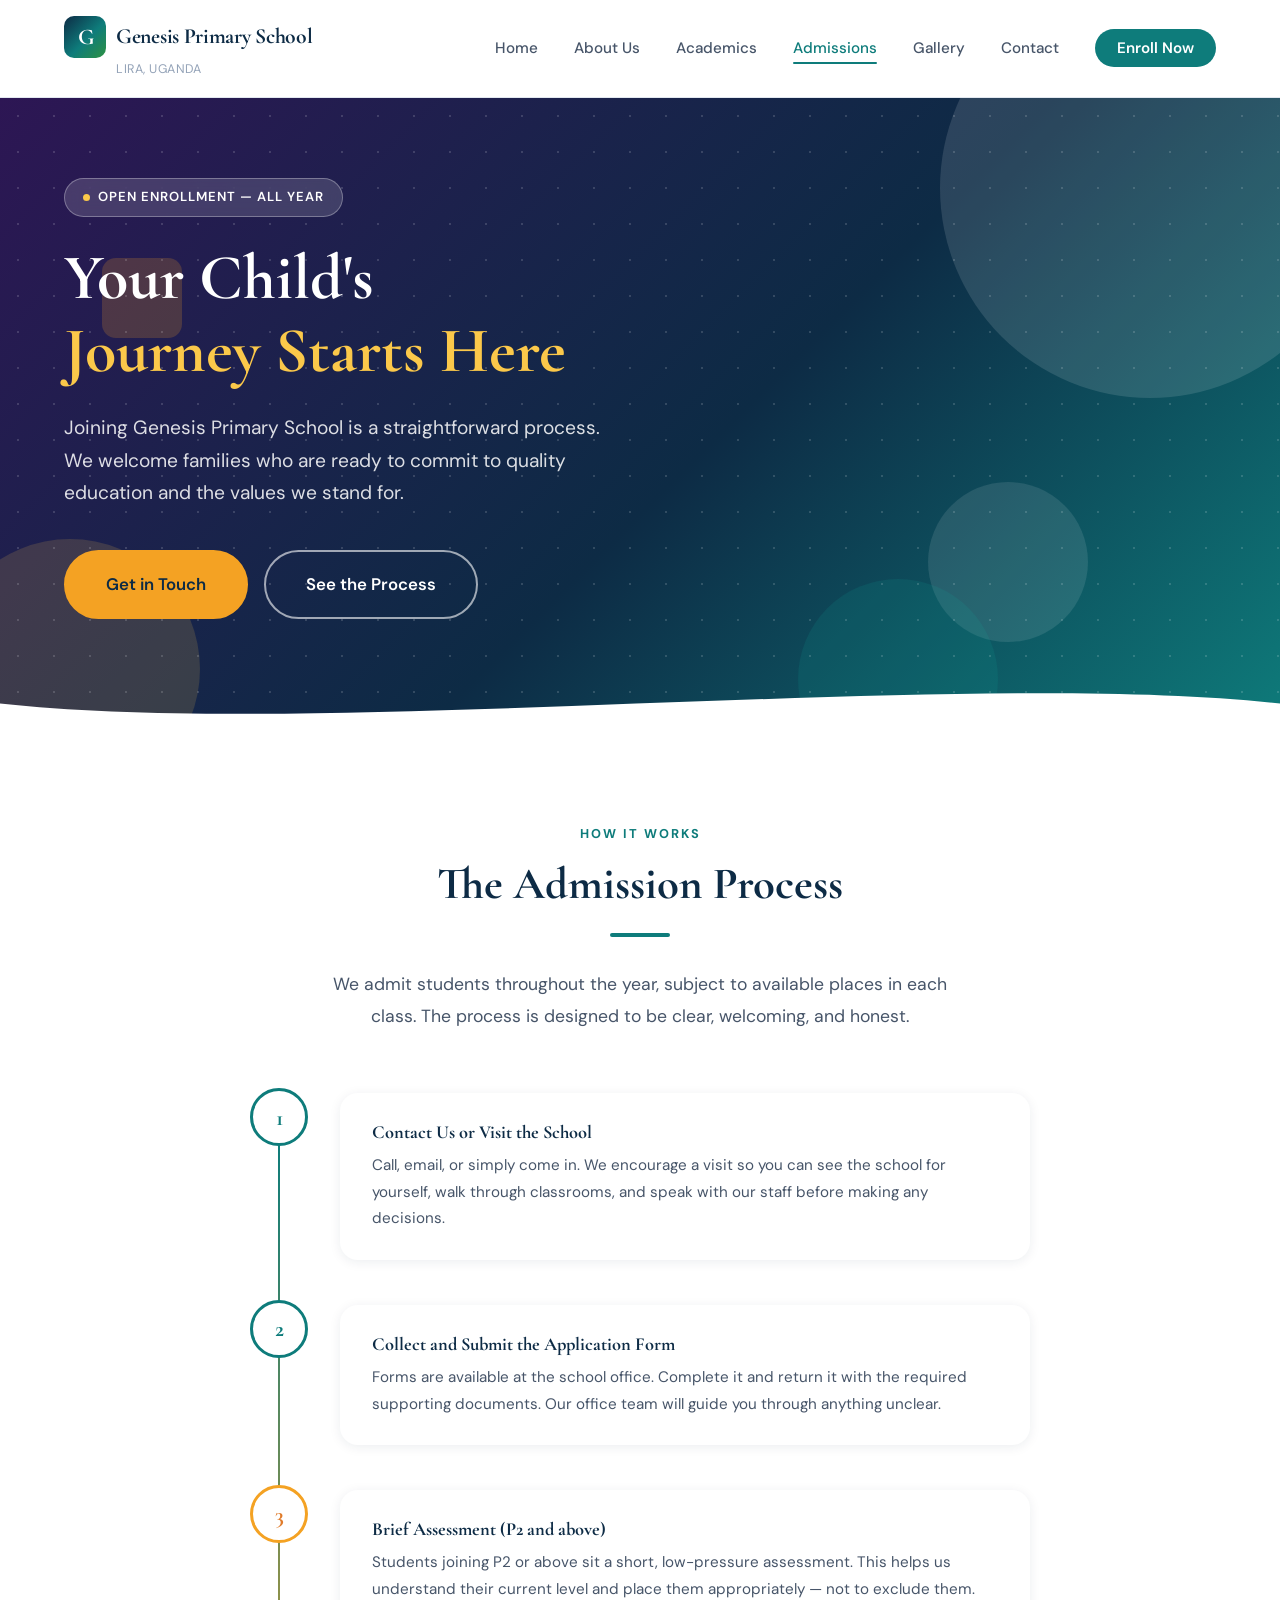
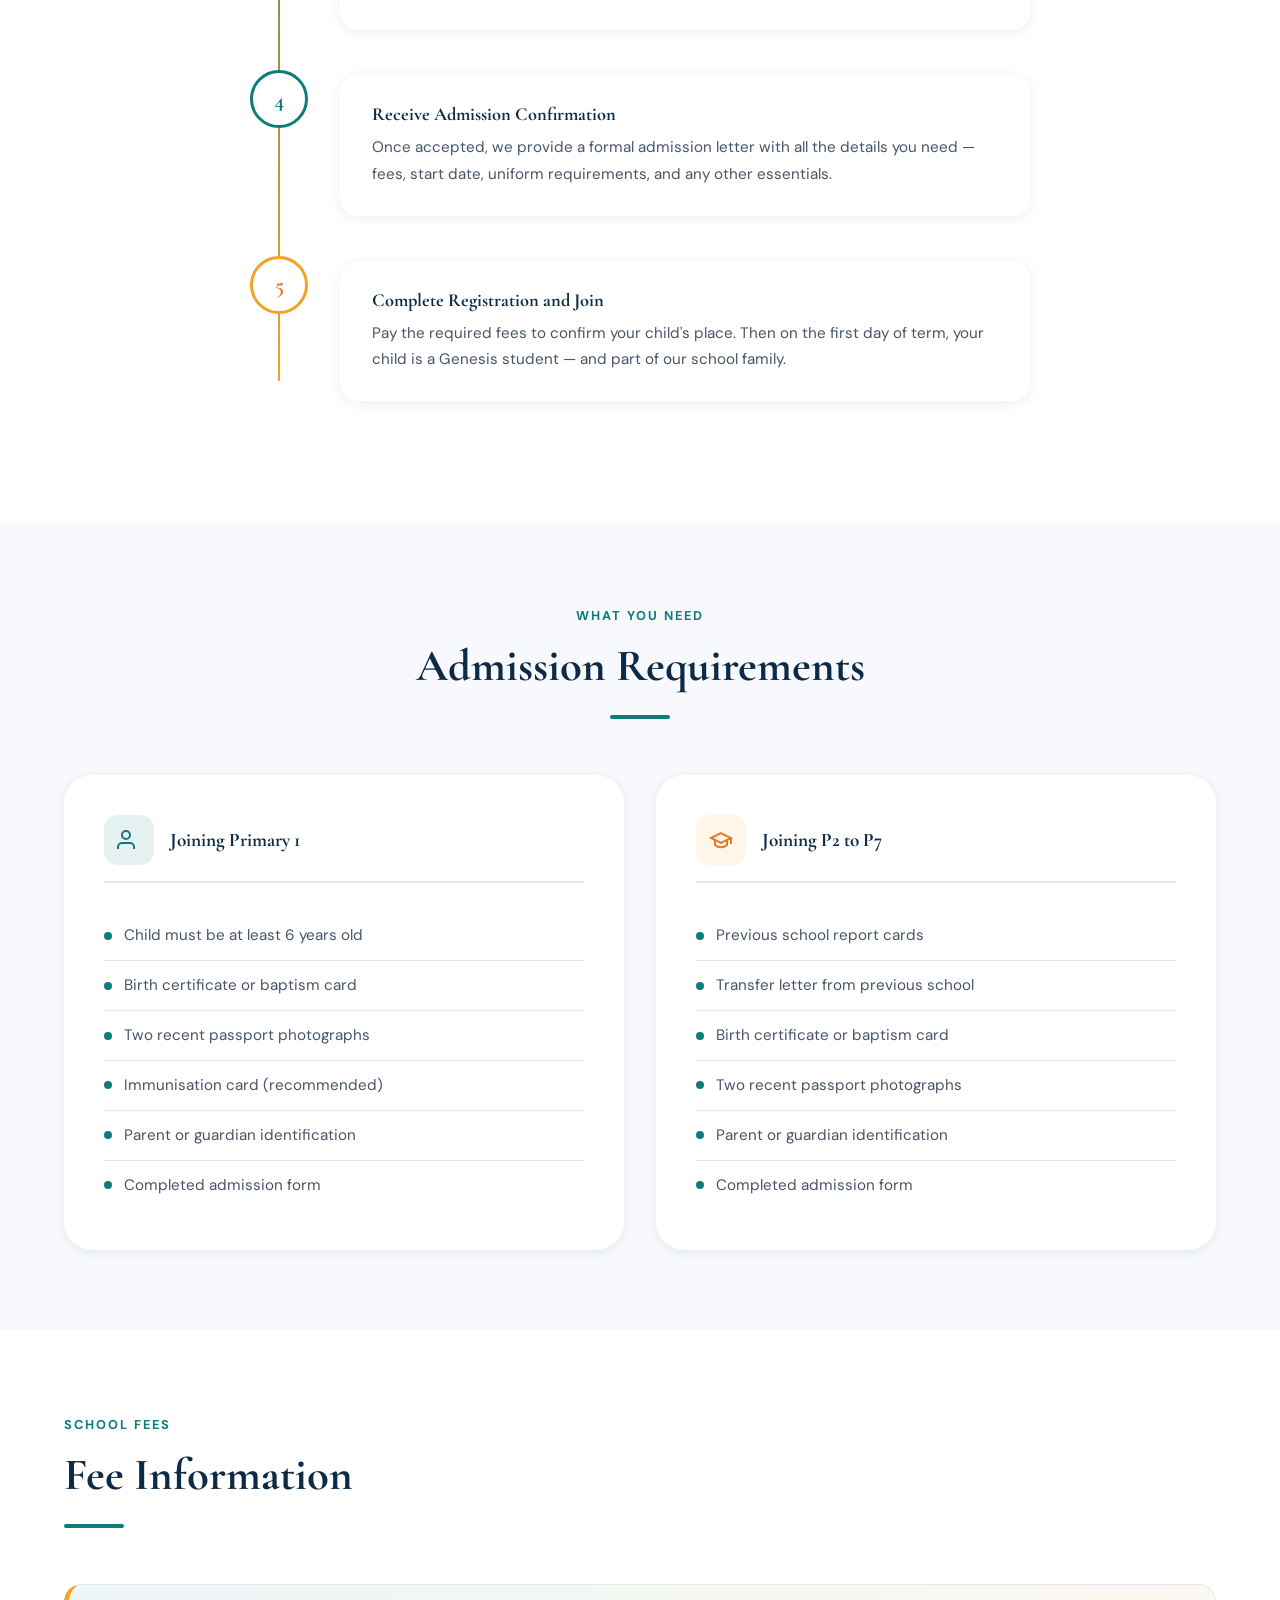
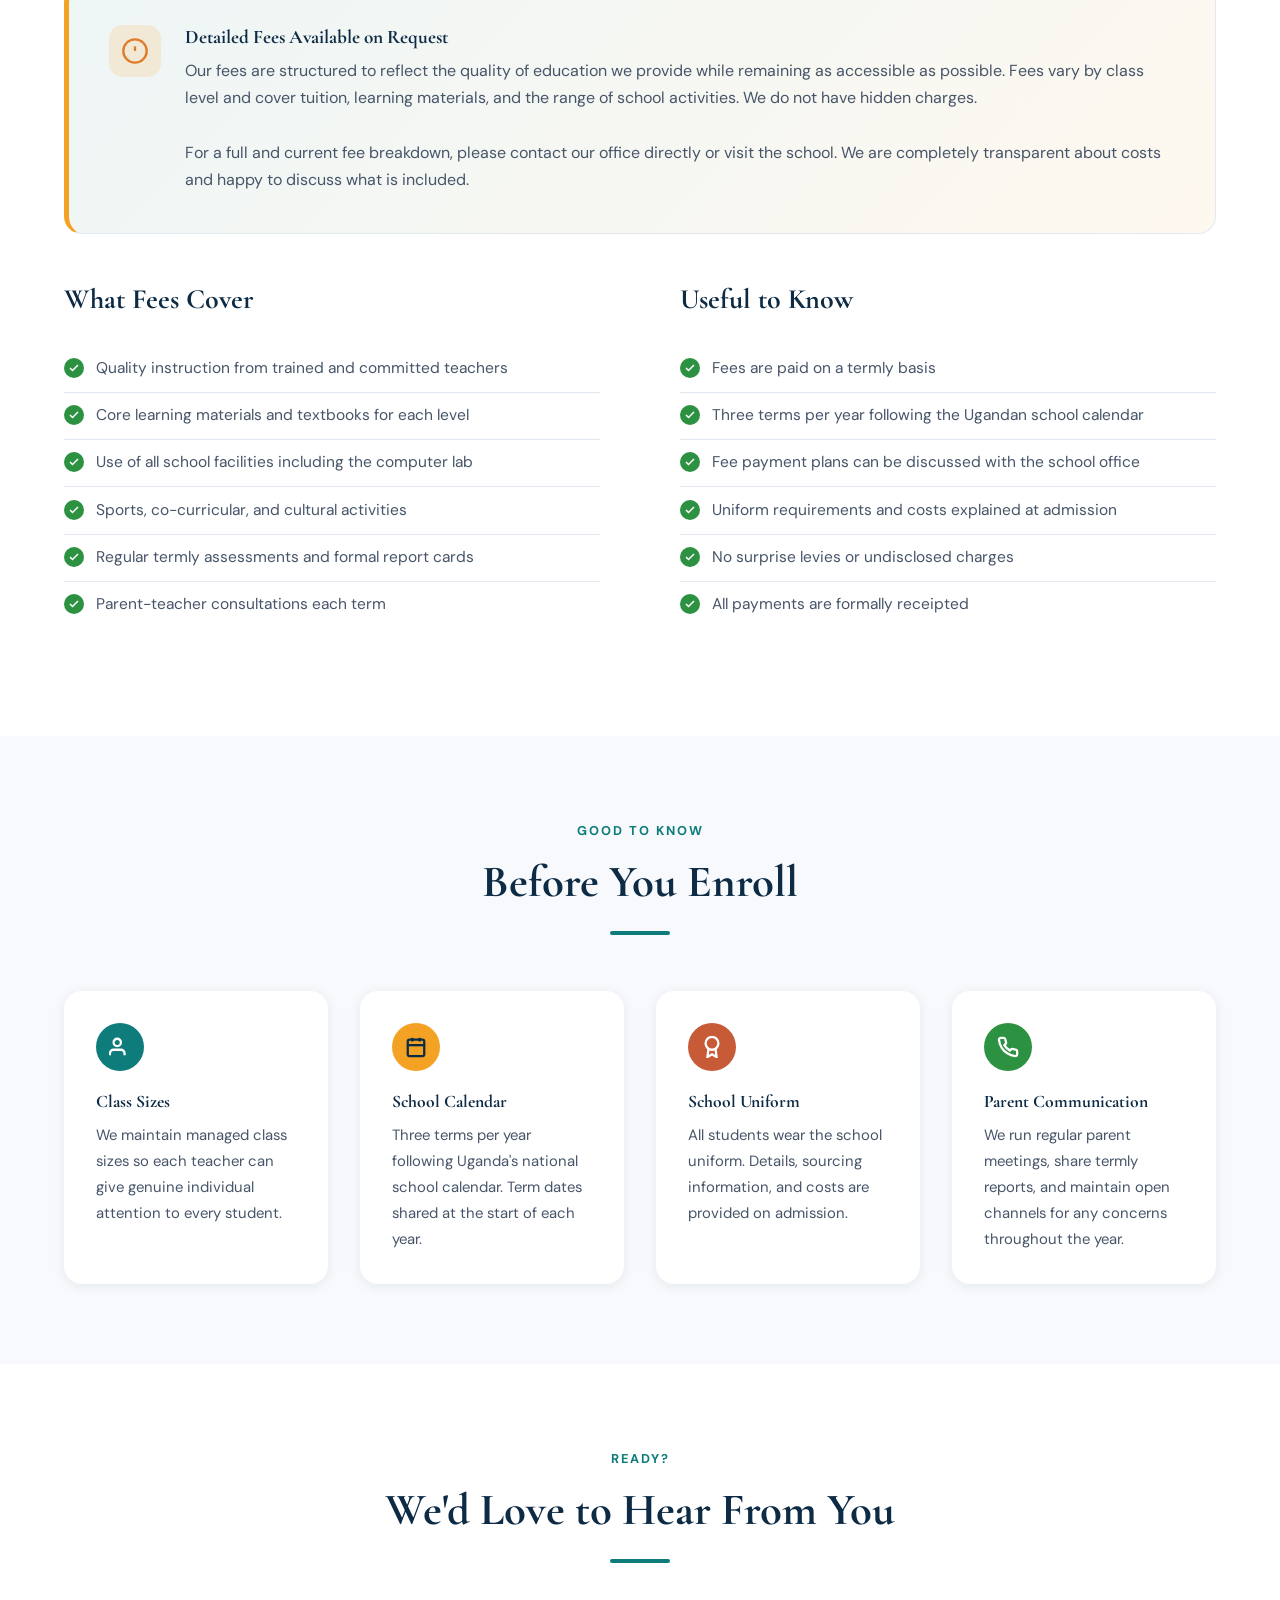
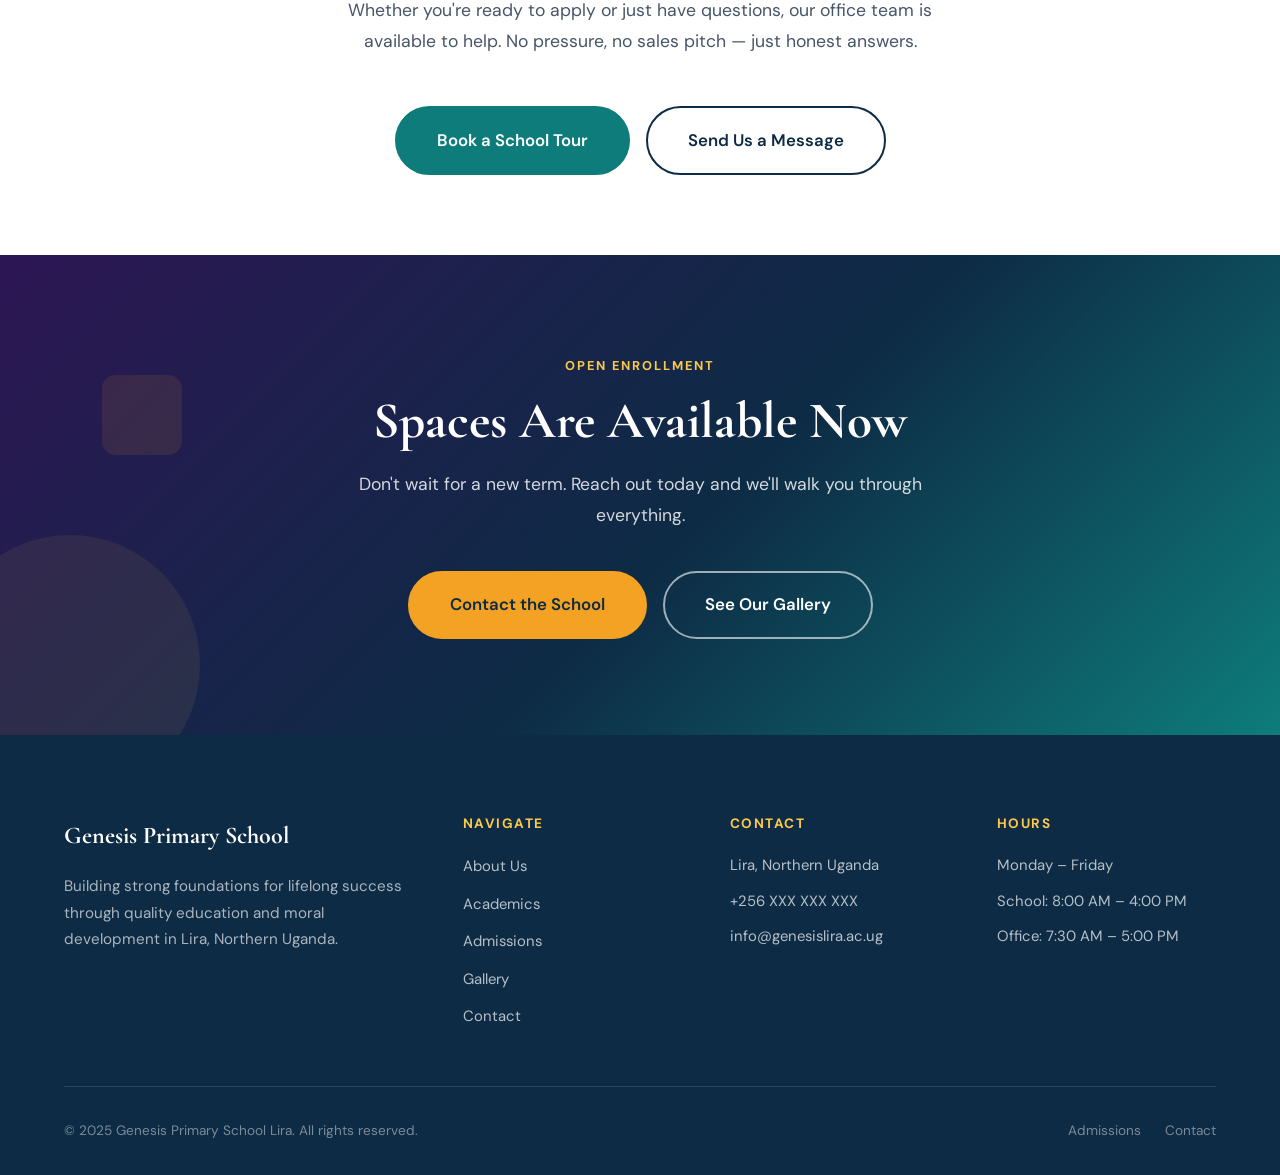
<file: admissions.html>
<!DOCTYPE html>
<html lang="en">
<head>
  <meta charset="UTF-8">
  <meta name="viewport" content="width=device-width, initial-scale=1.0">
  <meta name="description" content="How to join Genesis Primary School Lira — admission process, requirements, and what to expect.">
  <title>Admissions | Genesis Primary School Lira</title>
  <link rel="preconnect" href="https://fonts.googleapis.com">
  <link rel="preconnect" href="https://fonts.gstatic.com" crossorigin>
  <link href="https://fonts.googleapis.com/css2?family=Cormorant+Garamond:wght@500;600;700&family=DM+Sans:wght@300;400;500;600;700&display=swap" rel="stylesheet">
  <link rel="stylesheet" href="css/style.css">
</head>
<body>

<!-- NAVBAR -->
<nav class="navbar" id="navbar">
  <div class="container">
    <div class="nav-wrapper">
      <a href="index.html" class="logo">
        <div class="logo-mark">
          <div class="logo-emblem"><span>G</span></div>
          <span class="logo-text">Genesis Primary School</span>
        </div>
        <span class="logo-location">Lira, Uganda</span>
      </a>
      <button class="nav-toggle" id="navToggle" aria-expanded="false" aria-label="Open navigation">
        <span></span><span></span><span></span>
      </button>
      <ul class="nav-menu" id="navMenu">
        <li><a href="index.html">Home</a></li>
        <li><a href="about.html">About Us</a></li>
        <li><a href="academics.html">Academics</a></li>
        <li><a href="admissions.html" class="active">Admissions</a></li>
        <li><a href="gallery.html">Gallery</a></li>
        <li><a href="contact.html">Contact</a></li>
        <li><a href="admissions.html" class="nav-cta">Enroll Now</a></li>
      </ul>
    </div>
  </div>
</nav>

<!-- ═══════════════════════════════════
     HERO — ADMISSIONS (Deep Purple → Navy → Teal)
═══════════════════════════════════ -->
<section class="hero hero--admissions">
  <div class="hero-shapes">
    <div class="shape shape-1"></div>
    <div class="shape shape-2"></div>
    <div class="shape shape-3"></div>
    <div class="shape shape-4"></div>
    <div class="shape shape-5"></div>
  </div>
  <div class="hero-grid"></div>

  <div class="hero-body">
    <div class="container">
      <div class="hero-badge">
        <span class="hero-badge-dot"></span>
        Open Enrollment — All Year
      </div>
      <h1 class="hero-title">
        Your Child's<br>
        <span class="accent-line">Journey Starts Here</span>
      </h1>
      <p class="hero-subtitle">
        Joining Genesis Primary School is a straightforward process. We welcome families
        who are ready to commit to quality education and the values we stand for.
      </p>
      <div class="hero-actions">
        <a href="contact.html" class="btn btn-primary btn-lg">Get in Touch</a>
        <a href="#process" class="btn btn-outline-white btn-lg">See the Process</a>
      </div>
    </div>
  </div>

  <div class="hero-wave">
    <svg viewBox="0 0 1440 80" xmlns="http://www.w3.org/2000/svg" preserveAspectRatio="none">
      <path d="M0,40 C360,80 1080,0 1440,40 L1440,80 L0,80 Z" fill="#ffffff"/>
    </svg>
  </div>
</section>


<!-- ADMISSION PROCESS -->
<section class="section" id="process">
  <div class="container">
    <div class="section-head section-head--center reveal">
      <span class="section-label">How It Works</span>
      <h2 class="section-title">The Admission Process</h2>
      <div class="divider"></div>
      <p class="section-desc section-desc--center mt-md">
        We admit students throughout the year, subject to available places in each class.
        The process is designed to be clear, welcoming, and honest.
      </p>
    </div>

    <div class="process-list">
      <div class="step-row reveal reveal-delay-1">
        <div class="step-num">1</div>
        <div class="step-card">
          <h3>Contact Us or Visit the School</h3>
          <p>Call, email, or simply come in. We encourage a visit so you can see the school for yourself, walk through classrooms, and speak with our staff before making any decisions.</p>
        </div>
      </div>

      <div class="step-row reveal reveal-delay-2">
        <div class="step-num">2</div>
        <div class="step-card">
          <h3>Collect and Submit the Application Form</h3>
          <p>Forms are available at the school office. Complete it and return it with the required supporting documents. Our office team will guide you through anything unclear.</p>
        </div>
      </div>

      <div class="step-row reveal reveal-delay-3">
        <div class="step-num">3</div>
        <div class="step-card">
          <h3>Brief Assessment (P2 and above)</h3>
          <p>Students joining P2 or above sit a short, low-pressure assessment. This helps us understand their current level and place them appropriately — not to exclude them.</p>
        </div>
      </div>

      <div class="step-row reveal reveal-delay-4">
        <div class="step-num">4</div>
        <div class="step-card">
          <h3>Receive Admission Confirmation</h3>
          <p>Once accepted, we provide a formal admission letter with all the details you need — fees, start date, uniform requirements, and any other essentials.</p>
        </div>
      </div>

      <div class="step-row reveal">
        <div class="step-num">5</div>
        <div class="step-card">
          <h3>Complete Registration and Join</h3>
          <p>Pay the required fees to confirm your child's place. Then on the first day of term, your child is a Genesis student — and part of our school family.</p>
        </div>
      </div>
    </div>
  </div>
</section>


<!-- REQUIREMENTS -->
<section class="section section-cream">
  <div class="container">
    <div class="section-head section-head--center reveal">
      <span class="section-label">What You Need</span>
      <h2 class="section-title">Admission Requirements</h2>
      <div class="divider"></div>
    </div>

    <div class="req-grid">
      <div class="req-card reveal reveal-delay-1">
        <div class="req-card-header">
          <div class="req-icon req-icon--teal">
            <svg width="24" height="24" viewBox="0 0 24 24" fill="none" stroke="currentColor" stroke-width="2"><path d="M17 21v-2a4 4 0 0 0-4-4H5a4 4 0 0 0-4 4v2"/><circle cx="9" cy="7" r="4"/></svg>
          </div>
          <h3>Joining Primary 1</h3>
        </div>
        <ul class="req-list">
          <li><span class="req-dot"></span>Child must be at least 6 years old</li>
          <li><span class="req-dot"></span>Birth certificate or baptism card</li>
          <li><span class="req-dot"></span>Two recent passport photographs</li>
          <li><span class="req-dot"></span>Immunisation card (recommended)</li>
          <li><span class="req-dot"></span>Parent or guardian identification</li>
          <li><span class="req-dot"></span>Completed admission form</li>
        </ul>
      </div>

      <div class="req-card reveal reveal-delay-2">
        <div class="req-card-header">
          <div class="req-icon req-icon--gold">
            <svg width="24" height="24" viewBox="0 0 24 24" fill="none" stroke="currentColor" stroke-width="2"><path d="M22 10v6M2 10l10-5 10 5-10 5z"/><path d="M6 12v5c3 3 9 3 12 0v-5"/></svg>
          </div>
          <h3>Joining P2 to P7</h3>
        </div>
        <ul class="req-list">
          <li><span class="req-dot"></span>Previous school report cards</li>
          <li><span class="req-dot"></span>Transfer letter from previous school</li>
          <li><span class="req-dot"></span>Birth certificate or baptism card</li>
          <li><span class="req-dot"></span>Two recent passport photographs</li>
          <li><span class="req-dot"></span>Parent or guardian identification</li>
          <li><span class="req-dot"></span>Completed admission form</li>
        </ul>
      </div>
    </div>
  </div>
</section>


<!-- FEES -->
<section class="section">
  <div class="container">
    <div class="section-head reveal">
      <span class="section-label">School Fees</span>
      <h2 class="section-title">Fee Information</h2>
      <div class="divider divider--left"></div>
    </div>

    <div class="fees-callout reveal">
      <div class="fees-callout-icon">
        <svg width="28" height="28" viewBox="0 0 24 24" fill="none" stroke="currentColor" stroke-width="2"><circle cx="12" cy="12" r="10"/><path d="M12 8v4"/><path d="M12 16h.01"/></svg>
      </div>
      <div>
        <h4>Detailed Fees Available on Request</h4>
        <p>
          Our fees are structured to reflect the quality of education we provide while remaining
          as accessible as possible. Fees vary by class level and cover tuition, learning materials,
          and the range of school activities. We do not have hidden charges.
          <br><br>
          For a full and current fee breakdown, please contact our office directly or visit the school.
          We are completely transparent about costs and happy to discuss what is included.
        </p>
      </div>
    </div>

    <div class="split-section mt-lg reveal">
      <div class="split-content">
        <h3 class="section-title" style="font-size: 1.75rem;">What Fees Cover</h3>
        <ul class="check-list">
          <li>Quality instruction from trained and committed teachers</li>
          <li>Core learning materials and textbooks for each level</li>
          <li>Use of all school facilities including the computer lab</li>
          <li>Sports, co-curricular, and cultural activities</li>
          <li>Regular termly assessments and formal report cards</li>
          <li>Parent-teacher consultations each term</li>
        </ul>
      </div>
      <div class="split-content">
        <h3 class="section-title" style="font-size: 1.75rem;">Useful to Know</h3>
        <ul class="check-list">
          <li>Fees are paid on a termly basis</li>
          <li>Three terms per year following the Ugandan school calendar</li>
          <li>Fee payment plans can be discussed with the school office</li>
          <li>Uniform requirements and costs explained at admission</li>
          <li>No surprise levies or undisclosed charges</li>
          <li>All payments are formally receipted</li>
        </ul>
      </div>
    </div>
  </div>
</section>


<!-- IMPORTANT INFO -->
<section class="section section-cream">
  <div class="container">
    <div class="section-head section-head--center reveal">
      <span class="section-label">Good to Know</span>
      <h2 class="section-title">Before You Enroll</h2>
      <div class="divider"></div>
    </div>

    <div class="approach-grid">
      <div class="approach-card reveal reveal-delay-1">
        <div class="approach-num" style="background: var(--teal);">
          <svg width="22" height="22" viewBox="0 0 24 24" fill="none" stroke="currentColor" stroke-width="2.5"><path d="M17 21v-2a4 4 0 0 0-4-4H5a4 4 0 0 0-4 4v2"/><circle cx="9" cy="7" r="4"/></svg>
        </div>
        <h3>Class Sizes</h3>
        <p>We maintain managed class sizes so each teacher can give genuine individual attention to every student.</p>
      </div>
      <div class="approach-card reveal reveal-delay-2">
        <div class="approach-num" style="background: var(--gold); color: var(--navy);">
          <svg width="22" height="22" viewBox="0 0 24 24" fill="none" stroke="currentColor" stroke-width="2.5"><rect x="3" y="4" width="18" height="18" rx="2"/><line x1="16" y1="2" x2="16" y2="6"/><line x1="8" y1="2" x2="8" y2="6"/><line x1="3" y1="10" x2="21" y2="10"/></svg>
        </div>
        <h3>School Calendar</h3>
        <p>Three terms per year following Uganda's national school calendar. Term dates shared at the start of each year.</p>
      </div>
      <div class="approach-card reveal reveal-delay-3">
        <div class="approach-num" style="background: var(--terracotta);">
          <svg width="22" height="22" viewBox="0 0 24 24" fill="none" stroke="currentColor" stroke-width="2.5"><circle cx="12" cy="8" r="7"/><polyline points="8.21 13.89 7 23 12 20 17 23 15.79 13.88"/></svg>
        </div>
        <h3>School Uniform</h3>
        <p>All students wear the school uniform. Details, sourcing information, and costs are provided on admission.</p>
      </div>
      <div class="approach-card reveal reveal-delay-4">
        <div class="approach-num" style="background: var(--green);">
          <svg width="22" height="22" viewBox="0 0 24 24" fill="none" stroke="currentColor" stroke-width="2.5"><path d="M22 16.92v3a2 2 0 0 1-2.18 2 19.79 19.79 0 0 1-8.63-3.07 19.5 19.5 0 0 1-6-6 19.79 19.79 0 0 1-3.07-8.67A2 2 0 0 1 4.11 2h3a2 2 0 0 1 2 1.72c.127.96.361 1.903.7 2.81a2 2 0 0 1-.45 2.11L8.09 9.91a16 16 0 0 0 6 6l1.27-1.27a2 2 0 0 1 2.11-.45c.907.339 1.85.573 2.81.7A2 2 0 0 1 22 16.92z"/></svg>
        </div>
        <h3>Parent Communication</h3>
        <p>We run regular parent meetings, share termly reports, and maintain open channels for any concerns throughout the year.</p>
      </div>
    </div>
  </div>
</section>


<!-- CONTACT CTA -->
<section class="section">
  <div class="container">
    <div class="text-center reveal">
      <span class="section-label">Ready?</span>
      <h2 class="section-title">We'd Love to Hear From You</h2>
      <div class="divider"></div>
      <p class="section-desc section-desc--center mt-md">
        Whether you're ready to apply or just have questions, our office team is available
        to help. No pressure, no sales pitch — just honest answers.
      </p>
      <div class="cta-buttons mt-lg">
        <a href="contact.html" class="btn btn-teal btn-lg">Book a School Tour</a>
        <a href="contact.html" class="btn btn-outline-navy btn-lg">Send Us a Message</a>
      </div>
    </div>
  </div>
</section>


<!-- CTA -->
<section class="cta-section" style="background: var(--hero-admissions);">
  <div class="hero-shapes">
    <div class="shape shape-2"></div>
    <div class="shape shape-4"></div>
  </div>
  <div class="container">
    <div class="cta-inner reveal">
      <span class="section-label section-label--light">Open Enrollment</span>
      <h2 class="cta-title">Spaces Are Available Now</h2>
      <p class="cta-desc">
        Don't wait for a new term. Reach out today and we'll walk you through everything.
      </p>
      <div class="cta-buttons">
        <a href="contact.html" class="btn btn-primary btn-lg">Contact the School</a>
        <a href="gallery.html" class="btn btn-outline-white btn-lg">See Our Gallery</a>
      </div>
    </div>
  </div>
</section>


<!-- FOOTER -->
<footer class="footer">
  <div class="container">
    <div class="footer-top">
      <div class="footer-brand">
        <span class="footer-logo-text">Genesis Primary School</span>
        <p>Building strong foundations for lifelong success through quality education and moral development in Lira, Northern Uganda.</p>
      </div>
      <div>
        <h4 class="footer-heading">Navigate</h4>
        <ul class="footer-links">
          <li><a href="about.html">About Us</a></li>
          <li><a href="academics.html">Academics</a></li>
          <li><a href="admissions.html">Admissions</a></li>
          <li><a href="gallery.html">Gallery</a></li>
          <li><a href="contact.html">Contact</a></li>
        </ul>
      </div>
      <div>
        <h4 class="footer-heading">Contact</h4>
        <ul class="footer-contact-list">
          <li>Lira, Northern Uganda</li>
          <li>+256 XXX XXX XXX</li>
          <li>info@genesislira.ac.ug</li>
        </ul>
      </div>
      <div>
        <h4 class="footer-heading">Hours</h4>
        <ul class="footer-contact-list">
          <li>Monday – Friday</li>
          <li>School: 8:00 AM – 4:00 PM</li>
          <li>Office: 7:30 AM – 5:00 PM</li>
        </ul>
      </div>
    </div>
    <div class="footer-bottom">
      <p>&copy; 2025 Genesis Primary School Lira. All rights reserved.</p>
      <div class="footer-bottom-links">
        <a href="admissions.html">Admissions</a>
        <a href="contact.html">Contact</a>
      </div>
    </div>
  </div>
</footer>

<script src="js/main.js"></script>
</body>
</html>
</file>
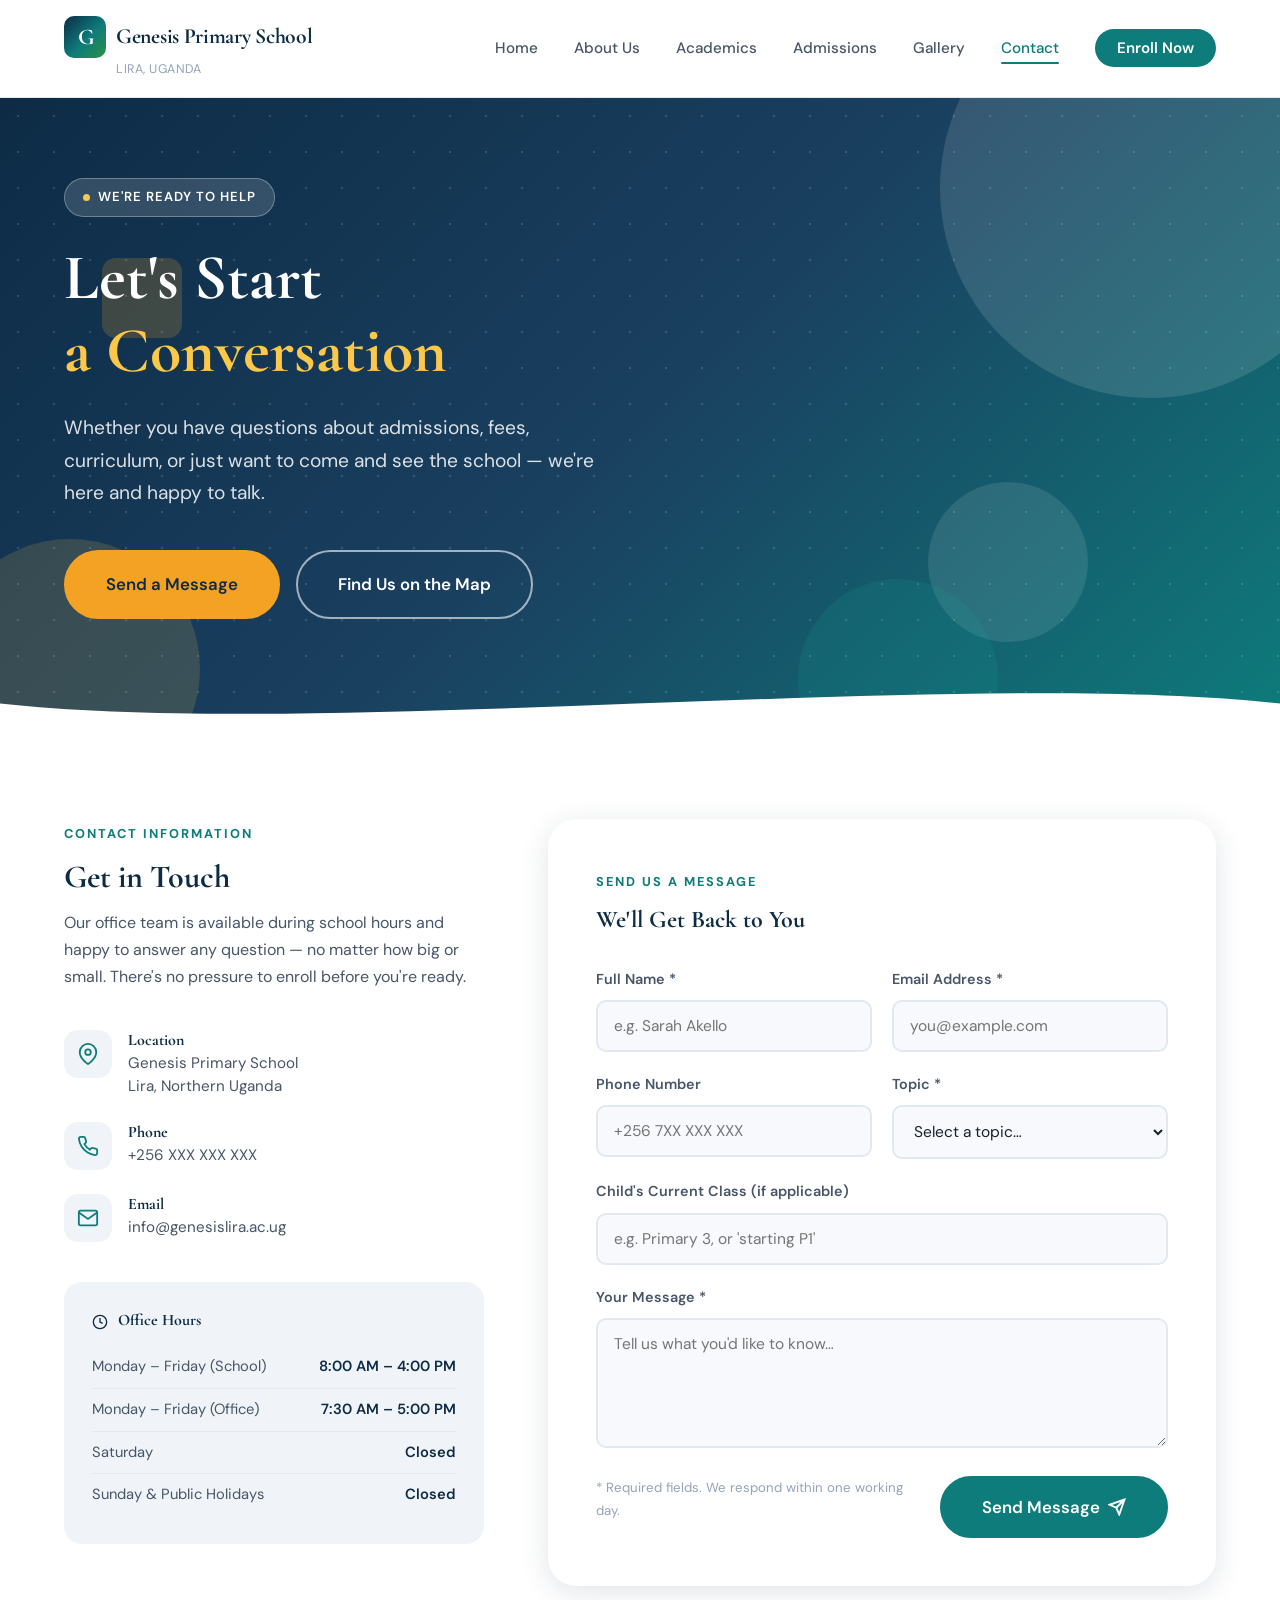
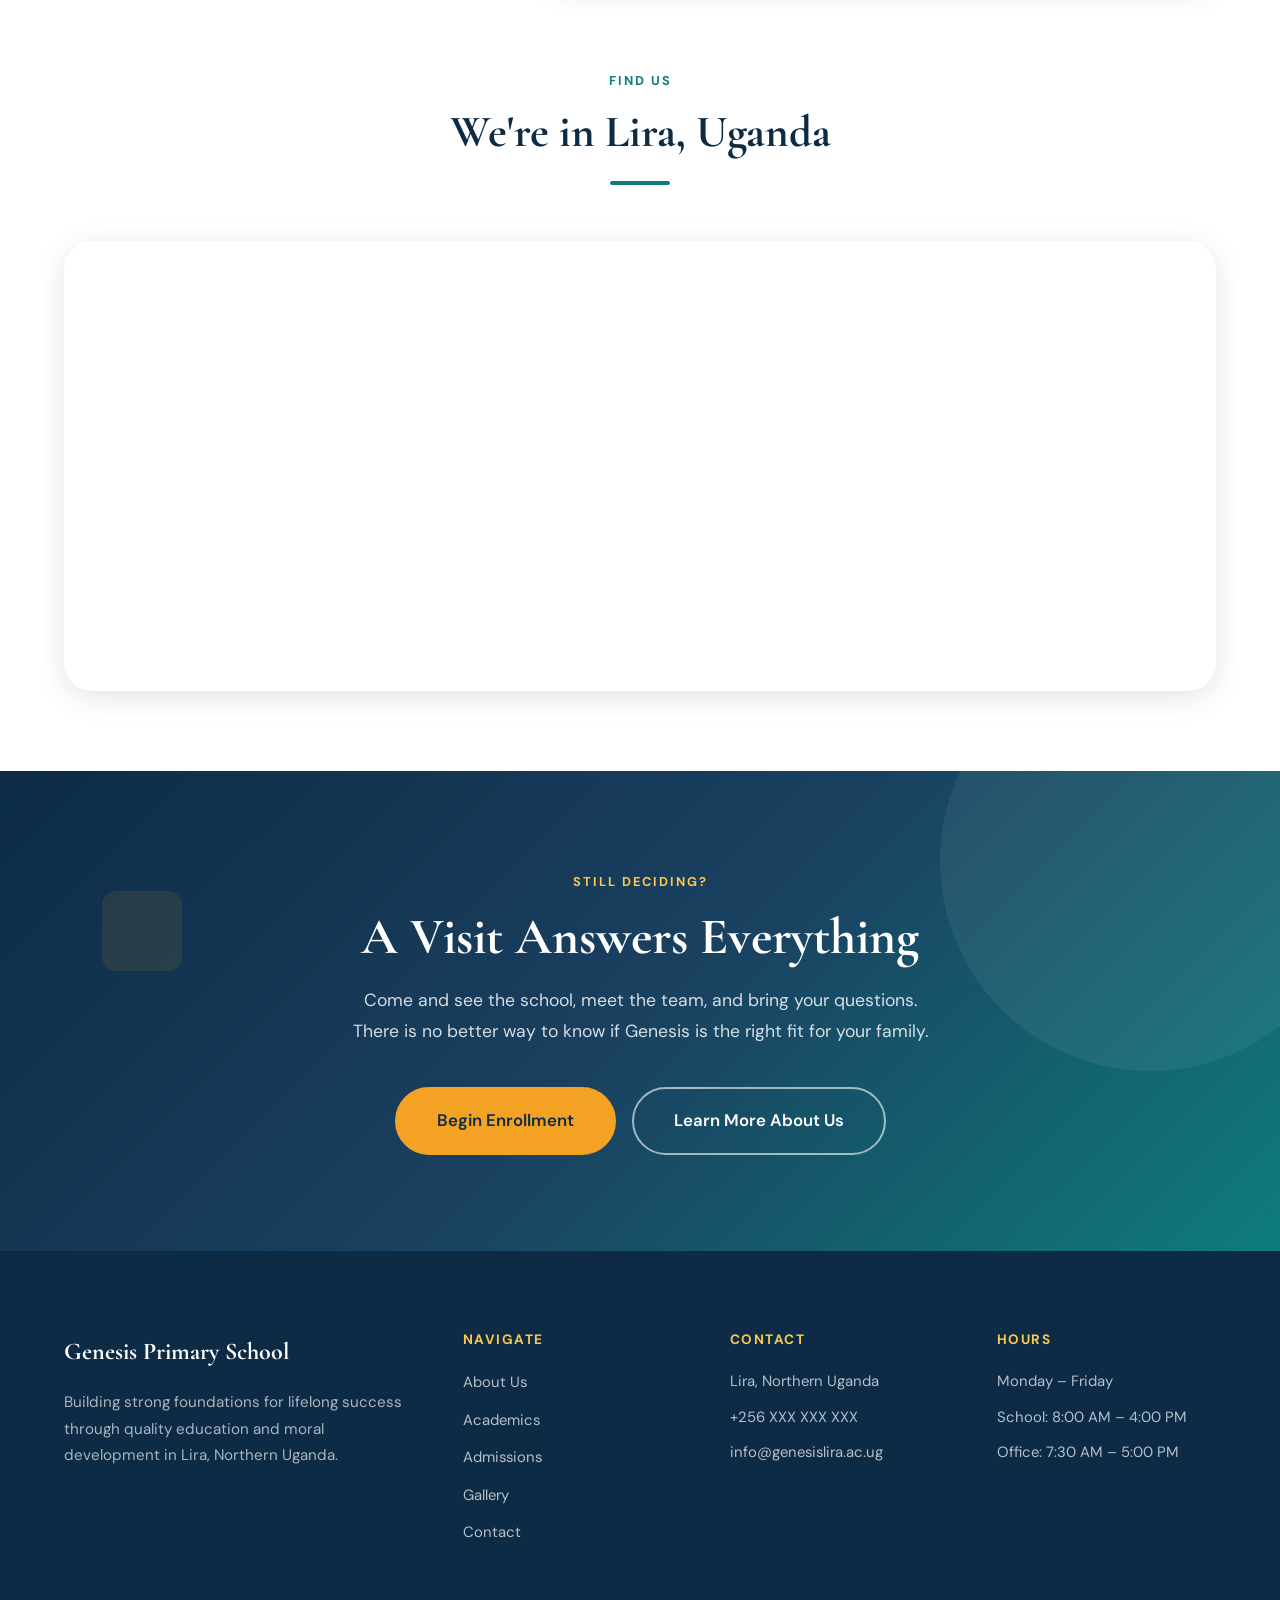
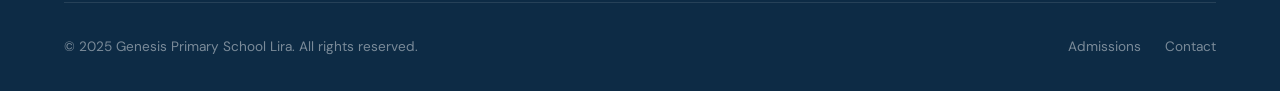
<file: contact.html>
<!DOCTYPE html>
<html lang="en">
<head>
  <meta charset="UTF-8">
  <meta name="viewport" content="width=device-width, initial-scale=1.0">
  <meta name="description" content="Contact Genesis Primary School Lira — location, phone, email, office hours, and send us a message.">
  <title>Contact Us | Genesis Primary School Lira</title>
  <link rel="preconnect" href="https://fonts.googleapis.com">
  <link rel="preconnect" href="https://fonts.gstatic.com" crossorigin>
  <link href="https://fonts.googleapis.com/css2?family=Cormorant+Garamond:wght@500;600;700&family=DM+Sans:wght@300;400;500;600;700&display=swap" rel="stylesheet">
  <link rel="stylesheet" href="css/style.css">
</head>
<body>

<!-- NAVBAR -->
<nav class="navbar" id="navbar">
  <div class="container">
    <div class="nav-wrapper">
      <a href="index.html" class="logo">
        <div class="logo-mark">
          <div class="logo-emblem"><span>G</span></div>
          <span class="logo-text">Genesis Primary School</span>
        </div>
        <span class="logo-location">Lira, Uganda</span>
      </a>
      <button class="nav-toggle" id="navToggle" aria-expanded="false" aria-label="Open navigation">
        <span></span><span></span><span></span>
      </button>
      <ul class="nav-menu" id="navMenu">
        <li><a href="index.html">Home</a></li>
        <li><a href="about.html">About Us</a></li>
        <li><a href="academics.html">Academics</a></li>
        <li><a href="admissions.html">Admissions</a></li>
        <li><a href="gallery.html">Gallery</a></li>
        <li><a href="contact.html" class="active">Contact</a></li>
        <li><a href="admissions.html" class="nav-cta">Enroll Now</a></li>
      </ul>
    </div>
  </div>
</nav>

<!-- ═══════════════════════════════════
     HERO — CONTACT (Navy → Mid-Navy → Teal)
═══════════════════════════════════ -->
<section class="hero hero--contact">
  <div class="hero-shapes">
    <div class="shape shape-1"></div>
    <div class="shape shape-2"></div>
    <div class="shape shape-3"></div>
    <div class="shape shape-4"></div>
    <div class="shape shape-5"></div>
  </div>
  <div class="hero-grid"></div>

  <div class="hero-body">
    <div class="container">
      <div class="hero-badge">
        <span class="hero-badge-dot"></span>
        We're Ready to Help
      </div>
      <h1 class="hero-title">
        Let's Start<br>
        <span class="accent-line">a Conversation</span>
      </h1>
      <p class="hero-subtitle">
        Whether you have questions about admissions, fees, curriculum, or just want to
        come and see the school — we're here and happy to talk.
      </p>
      <div class="hero-actions">
        <a href="#contact-form" class="btn btn-primary btn-lg">Send a Message</a>
        <a href="#map" class="btn btn-outline-white btn-lg">Find Us on the Map</a>
      </div>
    </div>
  </div>

  <div class="hero-wave">
    <svg viewBox="0 0 1440 80" xmlns="http://www.w3.org/2000/svg" preserveAspectRatio="none">
      <path d="M0,40 C360,80 1080,0 1440,40 L1440,80 L0,80 Z" fill="#ffffff"/>
    </svg>
  </div>
</section>


<!-- CONTACT LAYOUT -->
<section class="section" id="contact-form">
  <div class="container">
    <div class="contact-layout">

      <!-- Left: Info panel -->
      <div class="contact-info-panel reveal">
        <span class="section-label">Contact Information</span>
        <h2>Get in Touch</h2>
        <p class="contact-intro">
          Our office team is available during school hours and happy to answer any question —
          no matter how big or small. There's no pressure to enroll before you're ready.
        </p>

        <div class="contact-detail-list">
          <div class="contact-detail">
            <div class="contact-detail-icon">
              <svg width="22" height="22" viewBox="0 0 24 24" fill="none" stroke="currentColor" stroke-width="2"><path d="M21 10c0 7-9 13-9 13s-9-6-9-13a9 9 0 0 1 18 0z"/><circle cx="12" cy="10" r="3"/></svg>
            </div>
            <div>
              <h4>Location</h4>
              <p>Genesis Primary School<br>Lira, Northern Uganda</p>
            </div>
          </div>

          <div class="contact-detail">
            <div class="contact-detail-icon">
              <svg width="22" height="22" viewBox="0 0 24 24" fill="none" stroke="currentColor" stroke-width="2"><path d="M22 16.92v3a2 2 0 0 1-2.18 2 19.79 19.79 0 0 1-8.63-3.07 19.5 19.5 0 0 1-6-6 19.79 19.79 0 0 1-3.07-8.67A2 2 0 0 1 4.11 2h3a2 2 0 0 1 2 1.72c.127.96.361 1.903.7 2.81a2 2 0 0 1-.45 2.11L8.09 9.91a16 16 0 0 0 6 6l1.27-1.27a2 2 0 0 1 2.11-.45c.907.339 1.85.573 2.81.7A2 2 0 0 1 22 16.92z"/></svg>
            </div>
            <div>
              <h4>Phone</h4>
              <p>+256 XXX XXX XXX</p>
            </div>
          </div>

          <div class="contact-detail">
            <div class="contact-detail-icon">
              <svg width="22" height="22" viewBox="0 0 24 24" fill="none" stroke="currentColor" stroke-width="2"><path d="M4 4h16c1.1 0 2 .9 2 2v12c0 1.1-.9 2-2 2H4c-1.1 0-2-.9-2-2V6c0-1.1.9-2 2-2z"/><polyline points="22,6 12,13 2,6"/></svg>
            </div>
            <div>
              <h4>Email</h4>
              <p>info@genesislira.ac.ug</p>
            </div>
          </div>
        </div>

        <!-- Hours card -->
        <div class="hours-card">
          <h4>
            <svg width="16" height="16" viewBox="0 0 24 24" fill="none" stroke="currentColor" stroke-width="2" style="display:inline;vertical-align:middle;margin-right:6px;"><circle cx="12" cy="12" r="10"/><polyline points="12 6 12 12 16 14"/></svg>
            Office Hours
          </h4>
          <div class="hours-row">
            <span>Monday – Friday (School)</span>
            <strong>8:00 AM – 4:00 PM</strong>
          </div>
          <div class="hours-row">
            <span>Monday – Friday (Office)</span>
            <strong>7:30 AM – 5:00 PM</strong>
          </div>
          <div class="hours-row">
            <span>Saturday</span>
            <strong>Closed</strong>
          </div>
          <div class="hours-row">
            <span>Sunday &amp; Public Holidays</span>
            <strong>Closed</strong>
          </div>
        </div>
      </div>

      <!-- Right: Form -->
      <div class="form-card reveal reveal-delay-2">
        <span class="section-label">Send Us a Message</span>
        <h2>We'll Get Back to You</h2>

        <form id="contactForm" novalidate style="margin-top: 2rem;">
          <div class="form-grid">
            <div class="form-group">
              <label for="name">Full Name *</label>
              <input type="text" id="name" name="name" placeholder="e.g. Sarah Akello" required>
            </div>
            <div class="form-group">
              <label for="email">Email Address *</label>
              <input type="email" id="email" name="email" placeholder="you@example.com" required>
            </div>
            <div class="form-group">
              <label for="phone">Phone Number</label>
              <input type="tel" id="phone" name="phone" placeholder="+256 7XX XXX XXX">
            </div>
            <div class="form-group">
              <label for="subject">Topic *</label>
              <select id="subject" name="subject" required>
                <option value="">Select a topic…</option>
                <option value="admissions">Admissions Enquiry</option>
                <option value="visit">Schedule a Visit</option>
                <option value="fees">Fee Information</option>
                <option value="curriculum">Curriculum Questions</option>
                <option value="transfer">Transfer from Another School</option>
                <option value="other">Other</option>
              </select>
            </div>
            <div class="form-group form-full">
              <label for="child-class">Child's Current Class (if applicable)</label>
              <input type="text" id="child-class" name="child-class" placeholder="e.g. Primary 3, or 'starting P1'">
            </div>
            <div class="form-group form-full">
              <label for="message">Your Message *</label>
              <textarea id="message" name="message" placeholder="Tell us what you'd like to know…" required></textarea>
            </div>
          </div>

          <div class="form-submit-row">
            <p class="form-note">* Required fields. We respond within one working day.</p>
            <button type="submit" class="btn btn-teal btn-lg">
              Send Message
              <svg viewBox="0 0 24 24" fill="none" stroke="currentColor" stroke-width="2.5"><line x1="22" y1="2" x2="11" y2="13"/><polygon points="22 2 15 22 11 13 2 9 22 2"/></svg>
            </button>
          </div>
        </form>
      </div>

    </div>
  </div>
</section>


<!-- MAP -->
<section class="map-section" id="map">
  <div class="container">
    <div class="section-head section-head--center reveal">
      <span class="section-label">Find Us</span>
      <h2 class="section-title">We're in Lira, Uganda</h2>
      <div class="divider"></div>
    </div>
  </div>
  <div class="container">
    <div class="map-wrap reveal">
      <!-- Embedded map centered on Lira, Uganda -->
      <iframe
        src="https://www.google.com/maps/embed?pb=!1m18!1m12!1m3!1d127373.19283698707!2d32.824492!3d2.239440!2m3!1f0!2f0!3f0!3m2!1i1024!2i768!4f13.1!3m3!1m2!1s0x1771bd8b0e6cb6a5%3A0xc8dc2f832485d63!2sLira%2C%20Uganda!5e0!3m2!1sen!2sug!4v1700000000000"
        width="100%"
        height="450"
        style="border:0;"
        allowfullscreen=""
        loading="lazy"
        referrerpolicy="no-referrer-when-downgrade"
        title="Genesis Primary School location in Lira, Uganda">
      </iframe>
    </div>
  </div>
</section>


<!-- CTA -->
<section class="cta-section" style="background: var(--hero-contact);">
  <div class="hero-shapes">
    <div class="shape shape-1"></div>
    <div class="shape shape-4"></div>
  </div>
  <div class="container">
    <div class="cta-inner reveal">
      <span class="section-label section-label--light">Still Deciding?</span>
      <h2 class="cta-title">A Visit Answers Everything</h2>
      <p class="cta-desc">
        Come and see the school, meet the team, and bring your questions. There is no better
        way to know if Genesis is the right fit for your family.
      </p>
      <div class="cta-buttons">
        <a href="admissions.html" class="btn btn-primary btn-lg">Begin Enrollment</a>
        <a href="about.html" class="btn btn-outline-white btn-lg">Learn More About Us</a>
      </div>
    </div>
  </div>
</section>


<!-- FOOTER -->
<footer class="footer">
  <div class="container">
    <div class="footer-top">
      <div class="footer-brand">
        <span class="footer-logo-text">Genesis Primary School</span>
        <p>Building strong foundations for lifelong success through quality education and moral development in Lira, Northern Uganda.</p>
      </div>
      <div>
        <h4 class="footer-heading">Navigate</h4>
        <ul class="footer-links">
          <li><a href="about.html">About Us</a></li>
          <li><a href="academics.html">Academics</a></li>
          <li><a href="admissions.html">Admissions</a></li>
          <li><a href="gallery.html">Gallery</a></li>
          <li><a href="contact.html">Contact</a></li>
        </ul>
      </div>
      <div>
        <h4 class="footer-heading">Contact</h4>
        <ul class="footer-contact-list">
          <li>Lira, Northern Uganda</li>
          <li>+256 XXX XXX XXX</li>
          <li>info@genesislira.ac.ug</li>
        </ul>
      </div>
      <div>
        <h4 class="footer-heading">Hours</h4>
        <ul class="footer-contact-list">
          <li>Monday – Friday</li>
          <li>School: 8:00 AM – 4:00 PM</li>
          <li>Office: 7:30 AM – 5:00 PM</li>
        </ul>
      </div>
    </div>
    <div class="footer-bottom">
      <p>&copy; 2025 Genesis Primary School Lira. All rights reserved.</p>
      <div class="footer-bottom-links">
        <a href="admissions.html">Admissions</a>
        <a href="contact.html">Contact</a>
      </div>
    </div>
  </div>
</footer>

<script src="js/main.js"></script>
</body>
</html>
</file>
<file: css/style.css>
/* ============================================================
   GENESIS PRIMARY SCHOOL — FULL STYLES
   Design: Warm-professional, East African soul, modern 2025
   ============================================================ */

/* === ROOT TOKENS === */
:root {
  /* Primary Palette */
  --navy: #0d2b45;
  --navy-mid: #1a4060;
  --teal: #0e7c7b;
  --teal-light: #12a89e;
  --green: #2d9142;
  --green-light: #3ab55a;

  /* Accent / Warmth */
  --gold: #f4a223;
  --gold-light: #fbc84a;
  --terracotta: #c75b38;
  --amber: #e07b2a;

  /* Hero gradients — each page gets its own */
  --hero-home: linear-gradient(135deg, #0d2b45 0%, #0e7c7b 55%, #2d9142 100%);
  --hero-about: linear-gradient(135deg, #1a1a5c 0%, #c75b38 70%, #f4a223 100%);
  --hero-academics: linear-gradient(
    135deg,
    #063a2e 0%,
    #0e7c7b 60%,
    #2d9142 100%
  );
  --hero-admissions: linear-gradient(
    135deg,
    #2d1654 0%,
    #0d2b45 55%,
    #0e7c7b 100%
  );
  --hero-gallery: linear-gradient(
    135deg,
    #3a1a00 0%,
    #c75b38 60%,
    #f4a223 100%
  );
  --hero-contact: linear-gradient(
    135deg,
    #0d2b45 0%,
    #1a4060 50%,
    #0e7c7b 100%
  );

  /* Neutrals */
  --white: #ffffff;
  --off-white: #f7f9fc;
  --gray-100: #f0f4f8;
  --gray-200: #e2e8f0;
  --gray-400: #94a3b8;
  --gray-600: #475569;
  --gray-900: #1a202c;

  /* Typography */
  --font-display: "Cormorant Garamond", Georgia, serif;
  --font-body: "DM Sans", system-ui, sans-serif;

  /* Spacing */
  --radius: 10px;
  --radius-lg: 18px;
  --radius-xl: 28px;

  /* Shadows */
  --shadow-sm: 0 2px 12px rgba(13, 43, 69, 0.08);
  --shadow-md: 0 6px 28px rgba(13, 43, 69, 0.13);
  --shadow-lg: 0 16px 48px rgba(13, 43, 69, 0.18);

  --transition: all 0.35s cubic-bezier(0.4, 0, 0.2, 1);
}

/* === RESET === */
*,
*::before,
*::after {
  box-sizing: border-box;
  margin: 0;
  padding: 0;
}
html {
  scroll-behavior: smooth;
  font-size: 16px;
}
body {
  font-family: var(--font-body);
  color: var(--gray-900);
  background: var(--white);
  line-height: 1.75;
  -webkit-font-smoothing: antialiased;
}
a {
  text-decoration: none;
  transition: var(--transition);
}
img {
  max-width: 100%;
  display: block;
}
ul {
  list-style: none;
}
h1,
h2,
h3,
h4 {
  font-family: var(--font-display);
  line-height: 1.25;
  color: var(--navy);
}
p {
  margin-bottom: 1rem;
}

/* === CONTAINER === */
.container {
  max-width: 1200px;
  margin: 0 auto;
  padding: 0 24px;
}

/* ============================================================
   NAVIGATION
   ============================================================ */
.navbar {
  position: sticky;
  top: 0;
  z-index: 900;
  background: rgba(255, 255, 255, 0.97);
  backdrop-filter: blur(12px);
  border-bottom: 1px solid var(--gray-200);
  transition: var(--transition);
}
.navbar.scrolled {
  box-shadow: var(--shadow-md);
}

.nav-wrapper {
  display: flex;
  align-items: center;
  justify-content: space-between;
  padding: 1rem 0;
}

/* Logo */
.logo {
  display: flex;
  flex-direction: column;
  gap: 1px;
}
.logo-mark {
  display: flex;
  align-items: center;
  gap: 10px;
}
.logo-emblem {
  width: 42px;
  height: 42px;
  background: var(--hero-home);
  border-radius: 10px;
  display: flex;
  align-items: center;
  justify-content: center;
  flex-shrink: 0;
}
.logo-emblem span {
  font-family: var(--font-display);
  font-size: 1.4rem;
  font-weight: 700;
  color: var(--white);
  letter-spacing: -1px;
}
.logo-text {
  font-family: var(--font-display);
  font-size: 1.35rem;
  font-weight: 700;
  color: var(--navy);
  letter-spacing: -0.3px;
}
.logo-location {
  font-size: 0.78rem;
  color: var(--gray-400);
  padding-left: 52px;
  letter-spacing: 0.5px;
  text-transform: uppercase;
}

/* Nav menu */
.nav-menu {
  display: flex;
  gap: 2.25rem;
  align-items: center;
}
.nav-menu a {
  font-size: 0.95rem;
  font-weight: 500;
  color: var(--gray-600);
  position: relative;
  padding: 4px 0;
}
.nav-menu a::after {
  content: "";
  position: absolute;
  bottom: -2px;
  left: 0;
  width: 0;
  height: 2px;
  background: var(--teal);
  border-radius: 2px;
  transition: var(--transition);
}
.nav-menu a:hover,
.nav-menu a.active {
  color: var(--teal);
}
.nav-menu a:hover::after,
.nav-menu a.active::after {
  width: 100%;
}

/* Enroll CTA in nav */
.nav-cta {
  background: var(--teal);
  color: var(--white) !important;
  padding: 9px 22px !important;
  border-radius: 50px;
  font-weight: 600 !important;
}
.nav-cta:hover {
  background: var(--teal-light) !important;
  color: var(--white) !important;
}
.nav-cta::after {
  display: none !important;
}

.nav-toggle {
  display: none;
  flex-direction: column;
  gap: 5px;
  background: none;
  border: none;
  cursor: pointer;
  padding: 8px;
}
.nav-toggle span {
  display: block;
  width: 24px;
  height: 2.5px;
  background: var(--navy);
  border-radius: 2px;
  transition: var(--transition);
}

/* ============================================================
   HERO — ANIMATED, UNIQUE PER PAGE
   ============================================================ */
.hero {
  position: relative;
  overflow: hidden;
  display: flex;
  align-items: center;
  min-height: 620px;
  color: var(--white);
}

/* Each page hero */
.hero--home {
  background: var(--hero-home);
}
.hero--about {
  background: var(--hero-about);
}
.hero--academics {
  background: var(--hero-academics);
}
.hero--admissions {
  background: var(--hero-admissions);
}
.hero--gallery {
  background: var(--hero-gallery);
}
.hero--contact {
  background: var(--hero-contact);
}

/* Animated floating shapes */
.hero-shapes {
  position: absolute;
  inset: 0;
  pointer-events: none;
  overflow: hidden;
}

.shape {
  position: absolute;
  border-radius: 50%;
  opacity: 0.12;
  animation: floatShape 8s ease-in-out infinite;
}
.shape-1 {
  width: 420px;
  height: 420px;
  background: var(--white);
  top: -120px;
  right: -80px;
  animation-duration: 9s;
}
.shape-2 {
  width: 260px;
  height: 260px;
  background: var(--gold-light);
  bottom: -60px;
  left: -60px;
  animation-duration: 11s;
  animation-delay: -3s;
  opacity: 0.15;
}
.shape-3 {
  width: 160px;
  height: 160px;
  background: var(--white);
  top: 60%;
  right: 15%;
  animation-duration: 7s;
  animation-delay: -5s;
  opacity: 0.1;
}
.shape-4 {
  width: 80px;
  height: 80px;
  background: var(--gold);
  top: 25%;
  left: 8%;
  animation-duration: 6s;
  animation-delay: -1s;
  opacity: 0.2;
  border-radius: 14px;
}
.shape-5 {
  width: 200px;
  height: 200px;
  background: var(--teal-light);
  bottom: -40px;
  right: 22%;
  animation-duration: 10s;
  animation-delay: -7s;
  opacity: 0.13;
}

@keyframes floatShape {
  0%,
  100% {
    transform: translateY(0) rotate(0deg) scale(1);
  }
  33% {
    transform: translateY(-24px) rotate(5deg) scale(1.04);
  }
  66% {
    transform: translateY(12px) rotate(-3deg) scale(0.97);
  }
}

/* Animated dot-grid overlay */
.hero-grid {
  position: absolute;
  inset: 0;
  background-image: radial-gradient(
    circle,
    rgba(255, 255, 255, 0.15) 1px,
    transparent 1px
  );
  background-size: 36px 36px;
  animation: gridDrift 20s linear infinite;
}
@keyframes gridDrift {
  0% {
    background-position: 0 0;
  }
  100% {
    background-position: 72px 72px;
  }
}

/* Wave at the bottom */
.hero-wave {
  position: absolute;
  bottom: -1px;
  left: 0;
  width: 100%;
  overflow: hidden;
  line-height: 0;
}
.hero-wave svg {
  display: block;
  width: 100%;
}

/* Hero content */
.hero-body {
  position: relative;
  z-index: 2;
  width: 100%;
  padding: 80px 0 120px;
}
.hero-badge {
  display: inline-flex;
  align-items: center;
  gap: 8px;
  background: rgba(255, 255, 255, 0.15);
  border: 1px solid rgba(255, 255, 255, 0.3);
  backdrop-filter: blur(8px);
  color: var(--white);
  font-size: 0.82rem;
  font-weight: 600;
  letter-spacing: 1px;
  text-transform: uppercase;
  padding: 7px 18px;
  border-radius: 50px;
  margin-bottom: 1.5rem;
  opacity: 0;
  animation: heroReveal 0.7s ease 0.1s forwards;
}
.hero-badge-dot {
  width: 7px;
  height: 7px;
  background: var(--gold-light);
  border-radius: 50%;
  animation: pulse 2s infinite;
}
@keyframes pulse {
  0%,
  100% {
    transform: scale(1);
    opacity: 1;
  }
  50% {
    transform: scale(1.5);
    opacity: 0.6;
  }
}

.hero-title {
  font-family: var(--font-display);
  font-size: clamp(2.6rem, 5vw, 4.2rem);
  font-weight: 700;
  color: var(--white);
  line-height: 1.15;
  max-width: 720px;
  opacity: 0;
  animation: heroReveal 0.8s ease 0.25s forwards;
}
.hero-title .accent-line {
  display: block;
  color: var(--gold-light);
}

.hero-subtitle {
  font-size: clamp(1rem, 2vw, 1.2rem);
  color: rgba(255, 255, 255, 0.85);
  max-width: 560px;
  margin: 1.5rem 0 2.5rem;
  line-height: 1.7;
  opacity: 0;
  animation: heroReveal 0.8s ease 0.45s forwards;
}

.hero-actions {
  display: flex;
  gap: 1rem;
  flex-wrap: wrap;
  opacity: 0;
  animation: heroReveal 0.8s ease 0.65s forwards;
}

/* Hero stats row */
.hero-stats {
  display: flex;
  gap: 3rem;
  margin-top: 3.5rem;
  padding-top: 2rem;
  border-top: 1px solid rgba(255, 255, 255, 0.2);
  opacity: 0;
  animation: heroReveal 0.8s ease 0.85s forwards;
}
.hero-stat strong {
  display: block;
  font-family: var(--font-display);
  font-size: 2rem;
  color: var(--gold-light);
  line-height: 1;
}
.hero-stat span {
  font-size: 0.82rem;
  color: rgba(255, 255, 255, 0.75);
  letter-spacing: 0.5px;
  text-transform: uppercase;
}

/* Floating image card in hero */
.hero-image-card {
  position: absolute;
  right: 5%;
  top: 50%;
  transform: translateY(-50%);
  width: 340px;
  border-radius: var(--radius-xl);
  overflow: hidden;
  box-shadow: 0 32px 80px rgba(0, 0, 0, 0.35);
  opacity: 0;
  animation: heroReveal 0.9s ease 0.5s forwards;
}
.hero-image-card img {
  width: 100%;
  height: 400px;
  object-fit: cover;
}
.hero-image-card-caption {
  background: rgba(255, 255, 255, 0.12);
  backdrop-filter: blur(10px);
  padding: 14px 18px;
  border-top: 1px solid rgba(255, 255, 255, 0.15);
}
.hero-image-card-caption p {
  font-size: 0.85rem;
  color: var(--white);
  margin: 0;
  font-weight: 500;
}

@keyframes heroReveal {
  from {
    opacity: 0;
    transform: translateY(28px);
  }
  to {
    opacity: 1;
    transform: translateY(0);
  }
}

/* ============================================================
   BUTTONS
   ============================================================ */
.btn {
  display: inline-flex;
  align-items: center;
  gap: 8px;
  padding: 0.85rem 2rem;
  font-family: var(--font-body);
  font-size: 0.95rem;
  font-weight: 600;
  border-radius: 50px;
  border: 2px solid transparent;
  cursor: pointer;
  transition: var(--transition);
  white-space: nowrap;
}
.btn svg {
  width: 18px;
  height: 18px;
  flex-shrink: 0;
}

.btn-primary {
  background: var(--gold);
  color: var(--navy);
  border-color: var(--gold);
}
.btn-primary:hover {
  background: var(--gold-light);
  border-color: var(--gold-light);
  transform: translateY(-3px);
  box-shadow: 0 12px 30px rgba(244, 162, 35, 0.35);
}

.btn-white {
  background: var(--white);
  color: var(--navy);
  border-color: var(--white);
}
.btn-white:hover {
  background: transparent;
  color: var(--white);
  transform: translateY(-3px);
}

.btn-outline-white {
  background: transparent;
  color: var(--white);
  border-color: rgba(255, 255, 255, 0.6);
}
.btn-outline-white:hover {
  background: var(--white);
  color: var(--navy);
  transform: translateY(-3px);
}

.btn-teal {
  background: var(--teal);
  color: var(--white);
  border-color: var(--teal);
}
.btn-teal:hover {
  background: var(--teal-light);
  border-color: var(--teal-light);
  transform: translateY(-3px);
  box-shadow: 0 12px 30px rgba(14, 124, 123, 0.3);
}

.btn-outline-navy {
  background: transparent;
  color: var(--navy);
  border-color: var(--navy);
}
.btn-outline-navy:hover {
  background: var(--navy);
  color: var(--white);
  transform: translateY(-3px);
}

.btn-lg {
  padding: 1.1rem 2.5rem;
  font-size: 1.05rem;
}
.btn-full {
  width: 100%;
  justify-content: center;
}

/* ============================================================
   SECTION SCAFFOLDING
   ============================================================ */
.section {
  padding: 5rem 0;
}
.section-sm {
  padding: 3rem 0;
}
.section-cream {
  background: var(--off-white);
}
.section-navy {
  background: var(--navy);
}
.section-teal {
  background: var(--teal);
}
.section-gold {
  background: var(--gold);
}

.section-label {
  display: inline-block;
  font-size: 0.8rem;
  font-weight: 700;
  letter-spacing: 2px;
  text-transform: uppercase;
  color: var(--teal);
  margin-bottom: 0.75rem;
}
.section-label--light {
  color: var(--gold-light);
}

.section-title {
  font-family: var(--font-display);
  font-size: clamp(1.9rem, 3.5vw, 2.8rem);
  color: var(--navy);
  margin-bottom: 1rem;
}
.section-title--white {
  color: var(--white);
}
.section-title--center {
  text-align: center;
}

.section-desc {
  font-size: 1.1rem;
  color: var(--gray-600);
  max-width: 650px;
  line-height: 1.8;
}
.section-desc--center {
  margin: 0 auto;
  text-align: center;
}
.section-desc--white {
  color: rgba(255, 255, 255, 0.8);
}

.section-head {
  margin-bottom: 3.5rem;
}
.section-head--center {
  text-align: center;
}

/* ============================================================
   CARDS — GENERAL
   ============================================================ */
.card {
  background: var(--white);
  border-radius: var(--radius-lg);
  box-shadow: var(--shadow-sm);
  transition: var(--transition);
  overflow: hidden;
}
.card:hover {
  transform: translateY(-6px);
  box-shadow: var(--shadow-lg);
}
.card-body {
  padding: 2rem;
}

/* ============================================================
   HOME — WHY CHOOSE US
   ============================================================ */
.features-grid {
  display: grid;
  grid-template-columns: repeat(auto-fit, minmax(260px, 1fr));
  gap: 1.75rem;
}
.feature-card {
  background: var(--white);
  border-radius: var(--radius-lg);
  padding: 2.25rem 2rem;
  box-shadow: var(--shadow-sm);
  border-bottom: 4px solid transparent;
  transition: var(--transition);
  position: relative;
  overflow: hidden;
}
.feature-card::before {
  content: "";
  position: absolute;
  top: 0;
  left: 0;
  right: 0;
  height: 4px;
  background: var(--hero-home);
  transform: scaleX(0);
  transition: var(--transition);
  transform-origin: left;
}
.feature-card:hover::before {
  transform: scaleX(1);
}
.feature-card:hover {
  transform: translateY(-6px);
  box-shadow: var(--shadow-lg);
}
.feature-icon {
  width: 58px;
  height: 58px;
  border-radius: 14px;
  background: var(--gray-100);
  display: flex;
  align-items: center;
  justify-content: center;
  margin-bottom: 1.5rem;
  color: var(--teal);
  transition: var(--transition);
}
.feature-card:hover .feature-icon {
  background: var(--teal);
  color: var(--white);
}
.feature-title {
  font-size: 1.2rem;
  color: var(--navy);
  margin-bottom: 0.75rem;
}
.feature-text {
  color: var(--gray-600);
  font-size: 0.97rem;
  margin: 0;
}

/* ============================================================
   HOME — ACADEMICS SPLIT
   ============================================================ */
.split-section {
  display: grid;
  grid-template-columns: 1fr 1fr;
  gap: 5rem;
  align-items: center;
}
.split-section--reverse .split-media {
  order: -1;
}

.split-content {
}
.split-content .section-label {
  margin-bottom: 0.5rem;
}

.check-list {
  margin: 1.75rem 0;
}
.check-list li {
  display: flex;
  align-items: flex-start;
  gap: 12px;
  padding: 0.6rem 0;
  color: var(--gray-600);
  border-bottom: 1px solid var(--gray-200);
  font-size: 0.97rem;
}
.check-list li:last-child {
  border-bottom: none;
}
.check-list li::before {
  content: "";
  display: inline-block;
  width: 20px;
  height: 20px;
  background: var(--green);
  border-radius: 50%;
  flex-shrink: 0;
  margin-top: 3px;
  background-image: url("data:image/svg+xml,%3Csvg xmlns='http://www.w3.org/2000/svg' viewBox='0 0 24 24' fill='none' stroke='white' stroke-width='3'%3E%3Cpolyline points='20 6 9 17 4 12'/%3E%3C/svg%3E");
  background-size: 12px;
  background-position: center;
  background-repeat: no-repeat;
}

.split-media {
  position: relative;
}
.media-frame {
  border-radius: var(--radius-xl);
  overflow: hidden;
  box-shadow: var(--shadow-lg);
  position: relative;
}
.media-frame img {
  width: 100%;
  height: 440px;
  object-fit: cover;
  display: block;
}
/* Floating accent badge on image */
.media-badge {
  position: absolute;
  bottom: -20px;
  left: -20px;
  background: var(--gold);
  color: var(--navy);
  border-radius: var(--radius-lg);
  padding: 1.25rem 1.5rem;
  box-shadow: var(--shadow-md);
  min-width: 140px;
}
.media-badge strong {
  display: block;
  font-family: var(--font-display);
  font-size: 2rem;
  line-height: 1;
}
.media-badge span {
  font-size: 0.8rem;
  font-weight: 600;
  color: var(--navy);
  opacity: 0.8;
}

/* ============================================================
   HOME — FACILITIES
   ============================================================ */
.facilities-grid {
  display: grid;
  grid-template-columns: repeat(3, 1fr);
  gap: 1.5rem;
}
.facility-card {
  background: var(--white);
  border-radius: var(--radius-lg);
  padding: 1.75rem;
  box-shadow: var(--shadow-sm);
  display: flex;
  align-items: flex-start;
  gap: 1rem;
  transition: var(--transition);
}
.facility-card:hover {
  transform: translateY(-4px);
  box-shadow: var(--shadow-md);
  background: var(--navy);
  color: var(--white);
}
.facility-card:hover .facility-name {
  color: var(--white);
}
.facility-card:hover .facility-desc {
  color: rgba(255, 255, 255, 0.75);
}
.facility-card:hover .facility-icon {
  background: rgba(255, 255, 255, 0.12);
  color: var(--gold-light);
}

.facility-icon {
  width: 46px;
  height: 46px;
  border-radius: 12px;
  background: var(--gray-100);
  color: var(--teal);
  display: flex;
  align-items: center;
  justify-content: center;
  flex-shrink: 0;
  transition: var(--transition);
}
.facility-name {
  font-family: var(--font-display);
  font-size: 1.1rem;
  color: var(--navy);
  margin-bottom: 0.3rem;
  transition: var(--transition);
}
.facility-desc {
  font-size: 0.9rem;
  color: var(--gray-600);
  margin: 0;
  transition: var(--transition);
}

/* ============================================================
   HOME — TESTIMONIALS
   ============================================================ */
.testimonials-grid {
  display: grid;
  grid-template-columns: repeat(auto-fit, minmax(300px, 1fr));
  gap: 2rem;
}
.testimonial-card {
  background: var(--white);
  border-radius: var(--radius-lg);
  padding: 2.25rem;
  box-shadow: var(--shadow-sm);
  position: relative;
  transition: var(--transition);
}
.testimonial-card:hover {
  transform: translateY(-5px);
  box-shadow: var(--shadow-md);
}
.testimonial-card::before {
  content: '"';
  position: absolute;
  top: -10px;
  left: 24px;
  font-family: var(--font-display);
  font-size: 7rem;
  color: var(--teal);
  opacity: 0.12;
  line-height: 1;
  pointer-events: none;
}
.stars {
  display: flex;
  gap: 3px;
  margin-bottom: 1rem;
}
.stars span {
  color: var(--gold);
  font-size: 1.1rem;
}
.testimonial-text {
  color: var(--gray-600);
  font-style: italic;
  line-height: 1.8;
  margin-bottom: 1.5rem;
}
.testimonial-author {
  display: flex;
  align-items: center;
  gap: 12px;
}
.author-avatar {
  width: 44px;
  height: 44px;
  border-radius: 50%;
  background: var(--hero-home);
  display: flex;
  align-items: center;
  justify-content: center;
  color: var(--white);
  font-family: var(--font-display);
  font-size: 1.1rem;
  font-weight: 700;
  flex-shrink: 0;
}
.author-name {
  font-weight: 600;
  color: var(--navy);
  margin-bottom: 2px;
  font-size: 0.97rem;
}
.author-role {
  font-size: 0.82rem;
  color: var(--teal);
  font-weight: 600;
  margin: 0;
}

/* ============================================================
   CTA SECTION
   ============================================================ */
.cta-section {
  padding: 6rem 0;
  position: relative;
  overflow: hidden;
  background: var(--hero-home);
  text-align: center;
}
.cta-section .hero-shapes {
  opacity: 0.5;
}
.cta-inner {
  position: relative;
  z-index: 2;
}
.cta-title {
  font-family: var(--font-display);
  font-size: clamp(2rem, 4vw, 3.2rem);
  color: var(--white);
  margin-bottom: 1rem;
}
.cta-desc {
  font-size: 1.1rem;
  color: rgba(255, 255, 255, 0.82);
  max-width: 600px;
  margin: 0 auto 2.5rem;
  line-height: 1.75;
}
.cta-buttons {
  display: flex;
  gap: 1rem;
  justify-content: center;
  flex-wrap: wrap;
}

/* ============================================================
   ABOUT PAGE
   ============================================================ */
.mvv-grid {
  display: grid;
  grid-template-columns: repeat(3, 1fr);
  gap: 2rem;
}
.mvv-card {
  background: var(--white);
  border-radius: var(--radius-xl);
  padding: 2.75rem 2.25rem;
  box-shadow: var(--shadow-sm);
  text-align: center;
  transition: var(--transition);
  position: relative;
  overflow: hidden;
}
.mvv-card:nth-child(1) {
  border-top: 5px solid var(--teal);
}
.mvv-card:nth-child(2) {
  border-top: 5px solid var(--gold);
}
.mvv-card:nth-child(3) {
  border-top: 5px solid var(--terracotta);
}
.mvv-card:hover {
  transform: translateY(-8px);
  box-shadow: var(--shadow-lg);
}

.mvv-icon {
  width: 72px;
  height: 72px;
  border-radius: 20px;
  margin: 0 auto 1.5rem;
  display: flex;
  align-items: center;
  justify-content: center;
}
.mvv-card:nth-child(1) .mvv-icon {
  background: rgba(14, 124, 123, 0.1);
  color: var(--teal);
}
.mvv-card:nth-child(2) .mvv-icon {
  background: rgba(244, 162, 35, 0.1);
  color: var(--amber);
}
.mvv-card:nth-child(3) .mvv-icon {
  background: rgba(199, 91, 56, 0.1);
  color: var(--terracotta);
}

.mvv-title {
  font-size: 1.5rem;
  margin-bottom: 0.75rem;
  color: var(--navy);
}
.mvv-text {
  color: var(--gray-600);
  line-height: 1.7;
  font-size: 0.97rem;
  margin: 0;
}
.mvv-list {
  text-align: left;
  margin-top: 1rem;
}
.mvv-list li {
  padding: 0.45rem 0;
  color: var(--gray-600);
  font-size: 0.95rem;
  border-bottom: 1px solid var(--gray-200);
}
.mvv-list li:last-child {
  border-bottom: none;
}

/* Head Teacher message */
.message-layout {
  display: grid;
  grid-template-columns: 340px 1fr;
  gap: 4rem;
  align-items: start;
}
.message-photo-wrap {
  position: relative;
}
.message-photo-wrap img {
  width: 100%;
  height: 420px;
  object-fit: cover;
  border-radius: var(--radius-xl);
  box-shadow: var(--shadow-lg);
}
.message-photo-accent {
  position: absolute;
  bottom: -16px;
  right: -16px;
  width: 100%;
  height: 100%;
  border-radius: var(--radius-xl);
  border: 3px solid var(--gold);
  z-index: -1;
}
.message-content blockquote {
  font-family: var(--font-display);
  font-size: 1.5rem;
  color: var(--navy);
  border-left: 4px solid var(--teal);
  padding-left: 1.5rem;
  margin-bottom: 1.75rem;
  line-height: 1.4;
}
.message-signature {
  margin-top: 2rem;
  padding-top: 1.25rem;
  border-top: 1px solid var(--gray-200);
  color: var(--teal);
  font-weight: 600;
}

/* Philosophy */
.philosophy-grid {
  display: grid;
  grid-template-columns: repeat(auto-fit, minmax(280px, 1fr));
  gap: 1.75rem;
}
.philosophy-card {
  background: var(--white);
  border-radius: var(--radius-lg);
  padding: 2rem;
  box-shadow: var(--shadow-sm);
  transition: var(--transition);
  border-left: 5px solid transparent;
}
.philosophy-card:nth-child(odd) {
  border-color: var(--teal);
}
.philosophy-card:nth-child(even) {
  border-color: var(--gold);
}
.philosophy-card:hover {
  transform: translateY(-5px);
  box-shadow: var(--shadow-md);
}
.philosophy-card h3 {
  font-size: 1.15rem;
  color: var(--navy);
  margin-bottom: 0.75rem;
}
.philosophy-card p {
  color: var(--gray-600);
  margin: 0;
  font-size: 0.97rem;
  line-height: 1.7;
}

/* ============================================================
   ACADEMICS PAGE
   ============================================================ */
.subjects-grid {
  display: grid;
  grid-template-columns: repeat(auto-fill, minmax(240px, 1fr));
  gap: 1.5rem;
}
.subject-card {
  background: var(--white);
  border-radius: var(--radius-lg);
  padding: 1.75rem;
  box-shadow: var(--shadow-sm);
  transition: var(--transition);
  position: relative;
  overflow: hidden;
}
.subject-card:hover {
  transform: translateY(-5px);
  box-shadow: var(--shadow-md);
}
.subject-stripe {
  height: 4px;
  border-radius: 4px;
  margin-bottom: 1.25rem;
}
.subject-card:nth-child(1) .subject-stripe {
  background: var(--teal);
}
.subject-card:nth-child(2) .subject-stripe {
  background: var(--gold);
}
.subject-card:nth-child(3) .subject-stripe {
  background: var(--terracotta);
}
.subject-card:nth-child(4) .subject-stripe {
  background: var(--green);
}
.subject-card:nth-child(5) .subject-stripe {
  background: var(--navy);
}
.subject-card:nth-child(6) .subject-stripe {
  background: var(--amber);
}
.subject-card:nth-child(7) .subject-stripe {
  background: var(--teal-light);
}
.subject-card:nth-child(8) .subject-stripe {
  background: var(--gold);
}
.subject-card h3 {
  font-size: 1.1rem;
  margin-bottom: 0.6rem;
  color: var(--navy);
}
.subject-card p {
  color: var(--gray-600);
  font-size: 0.92rem;
  margin: 0;
}

/* Class levels */
.levels-grid {
  display: grid;
  grid-template-columns: 1fr 1fr;
  gap: 2.5rem;
}
.level-card {
  background: var(--white);
  border-radius: var(--radius-xl);
  padding: 2.5rem;
  box-shadow: var(--shadow-sm);
}
.level-header {
  display: flex;
  align-items: center;
  gap: 1rem;
  margin-bottom: 1.5rem;
}
.level-badge {
  font-family: var(--font-display);
  font-size: 1.5rem;
  font-weight: 700;
  padding: 0.5rem 1.25rem;
  border-radius: 50px;
  color: var(--white);
}
.level-badge--lower {
  background: var(--teal);
}
.level-badge--upper {
  background: var(--terracotta);
}
.level-card h3 {
  font-size: 1.4rem;
  color: var(--navy);
}

/* Approach steps */
.approach-grid {
  display: grid;
  grid-template-columns: repeat(auto-fit, minmax(240px, 1fr));
  gap: 2rem;
}
.approach-card {
  background: var(--white);
  border-radius: var(--radius-lg);
  padding: 2rem;
  box-shadow: var(--shadow-sm);
  transition: var(--transition);
}
.approach-card:hover {
  transform: translateY(-5px);
  box-shadow: var(--shadow-md);
}
.approach-num {
  display: inline-flex;
  align-items: center;
  justify-content: center;
  width: 48px;
  height: 48px;
  border-radius: 50%;
  font-family: var(--font-display);
  font-size: 1.3rem;
  font-weight: 700;
  color: var(--white);
  margin-bottom: 1.25rem;
}
.approach-card:nth-child(1) .approach-num {
  background: var(--teal);
}
.approach-card:nth-child(2) .approach-num {
  background: var(--gold);
  color: var(--navy);
}
.approach-card:nth-child(3) .approach-num {
  background: var(--terracotta);
}
.approach-card:nth-child(4) .approach-num {
  background: var(--green);
}
.approach-card h3 {
  font-size: 1.1rem;
  color: var(--navy);
  margin-bottom: 0.6rem;
}
.approach-card p {
  color: var(--gray-600);
  font-size: 0.93rem;
  margin: 0;
}

/* Activities */
.activities-grid {
  display: grid;
  grid-template-columns: repeat(auto-fit, minmax(260px, 1fr));
  gap: 1.75rem;
}
.activity-card {
  background: var(--white);
  border-radius: var(--radius-lg);
  padding: 2rem;
  box-shadow: var(--shadow-sm);
  transition: var(--transition);
  position: relative;
  overflow: hidden;
}
.activity-card::after {
  content: "";
  position: absolute;
  bottom: 0;
  left: 0;
  width: 100%;
  height: 4px;
}
.activity-card:nth-child(1)::after {
  background: var(--teal);
}
.activity-card:nth-child(2)::after {
  background: var(--gold);
}
.activity-card:nth-child(3)::after {
  background: var(--terracotta);
}
.activity-card:nth-child(4)::after {
  background: var(--green);
}
.activity-card:nth-child(5)::after {
  background: var(--navy);
}
.activity-card:nth-child(6)::after {
  background: var(--amber);
}
.activity-card:hover {
  transform: translateY(-5px);
  box-shadow: var(--shadow-md);
}
.activity-card h3 {
  font-size: 1.1rem;
  color: var(--navy);
  margin-bottom: 0.6rem;
}
.activity-card p {
  color: var(--gray-600);
  font-size: 0.93rem;
  margin: 0;
}

/* ============================================================
   ADMISSIONS PAGE
   ============================================================ */
.process-list {
  max-width: 780px;
  margin: 0 auto;
  position: relative;
}
.process-list::before {
  content: "";
  position: absolute;
  left: 28px;
  top: 50px;
  bottom: 20px;
  width: 2px;
  background: linear-gradient(to bottom, var(--teal), var(--gold));
}
.step-row {
  display: flex;
  gap: 2rem;
  margin-bottom: 2.5rem;
  position: relative;
}
.step-num {
  width: 58px;
  height: 58px;
  background: var(--white);
  border: 3px solid var(--teal);
  color: var(--teal);
  border-radius: 50%;
  display: flex;
  align-items: center;
  justify-content: center;
  font-family: var(--font-display);
  font-size: 1.4rem;
  font-weight: 700;
  flex-shrink: 0;
  position: relative;
  z-index: 1;
}
.step-row:nth-child(3) .step-num,
.step-row:nth-child(5) .step-num {
  border-color: var(--gold);
  color: var(--amber);
}

.step-card {
  flex: 1;
  background: var(--white);
  border-radius: var(--radius-lg);
  padding: 1.75rem 2rem;
  box-shadow: var(--shadow-sm);
  margin-top: 5px;
  transition: var(--transition);
}
.step-card:hover {
  transform: translateX(6px);
  box-shadow: var(--shadow-md);
}
.step-card h3 {
  color: var(--navy);
  margin-bottom: 0.5rem;
  font-size: 1.15rem;
}
.step-card p {
  color: var(--gray-600);
  margin: 0;
  font-size: 0.95rem;
}

/* Requirements */
.req-grid {
  display: grid;
  grid-template-columns: 1fr 1fr;
  gap: 2rem;
}
.req-card {
  background: var(--white);
  border-radius: var(--radius-xl);
  padding: 2.5rem;
  box-shadow: var(--shadow-sm);
}
.req-card-header {
  display: flex;
  align-items: center;
  gap: 1rem;
  margin-bottom: 1.75rem;
  padding-bottom: 1rem;
  border-bottom: 2px solid var(--gray-200);
}
.req-icon {
  width: 50px;
  height: 50px;
  border-radius: 14px;
  display: flex;
  align-items: center;
  justify-content: center;
  flex-shrink: 0;
}
.req-icon--teal {
  background: rgba(14, 124, 123, 0.1);
  color: var(--teal);
}
.req-icon--gold {
  background: rgba(244, 162, 35, 0.1);
  color: var(--amber);
}
.req-card h3 {
  font-size: 1.2rem;
  color: var(--navy);
}
.req-list li {
  display: flex;
  align-items: center;
  gap: 12px;
  padding: 0.7rem 0;
  color: var(--gray-600);
  border-bottom: 1px solid var(--gray-200);
  font-size: 0.95rem;
}
.req-list li:last-child {
  border-bottom: none;
}
.req-dot {
  width: 8px;
  height: 8px;
  border-radius: 50%;
  background: var(--teal);
  flex-shrink: 0;
}

/* Fees callout */
.fees-callout {
  background: linear-gradient(
    135deg,
    rgba(14, 124, 123, 0.07),
    rgba(244, 162, 35, 0.07)
  );
  border: 1px solid var(--gray-200);
  border-left: 5px solid var(--gold);
  border-radius: var(--radius-lg);
  padding: 2.5rem;
  display: flex;
  gap: 1.5rem;
  align-items: flex-start;
}
.fees-callout-icon {
  flex-shrink: 0;
  width: 52px;
  height: 52px;
  background: rgba(244, 162, 35, 0.15);
  color: var(--amber);
  border-radius: 14px;
  display: flex;
  align-items: center;
  justify-content: center;
}
.fees-callout h4 {
  color: var(--navy);
  margin-bottom: 0.5rem;
  font-size: 1.2rem;
}
.fees-callout p {
  color: var(--gray-600);
  margin: 0;
  line-height: 1.7;
}

/* ============================================================
   GALLERY PAGE
   ============================================================ */
.gallery-filter {
  display: flex;
  flex-wrap: wrap;
  gap: 0.75rem;
  margin-bottom: 2.5rem;
  justify-content: center;
}
.filter-btn {
  padding: 0.55rem 1.4rem;
  font-size: 0.88rem;
  font-weight: 600;
  border-radius: 50px;
  border: 2px solid var(--gray-200);
  background: var(--white);
  color: var(--gray-600);
  cursor: pointer;
  transition: var(--transition);
}
.filter-btn:hover,
.filter-btn.active {
  background: var(--teal);
  border-color: var(--teal);
  color: var(--white);
}

.gallery-grid {
  display: grid;
  grid-template-columns: repeat(3, 1fr);
  gap: 1.25rem;
}
.gallery-item {
  position: relative;
  border-radius: var(--radius-lg);
  overflow: hidden;
  cursor: pointer;
  background: var(--gray-100);
  aspect-ratio: 4/3;
}
.gallery-item.tall {
  grid-row: span 2;
  aspect-ratio: auto;
}
.gallery-item.wide {
  grid-column: span 2;
}

.gallery-img-wrap {
  width: 100%;
  height: 100%;
  position: relative;
  overflow: hidden;
}
.gallery-img-wrap img {
  width: 100%;
  height: 100%;
  object-fit: cover;
  transition: transform 0.5s ease;
}
.gallery-item:hover .gallery-img-wrap img {
  transform: scale(1.08);
}

.gallery-overlay {
  position: absolute;
  inset: 0;
  background: linear-gradient(
    to top,
    rgba(13, 43, 69, 0.85) 0%,
    transparent 55%
  );
  opacity: 0;
  transition: var(--transition);
  display: flex;
  align-items: flex-end;
  padding: 1.5rem;
}
.gallery-item:hover .gallery-overlay {
  opacity: 0;
}

.gallery-caption {
  color: var(--white);
  font-size: 0.9rem;
  font-weight: 500;
}
.gallery-zoom {
  position: absolute;
  top: 1rem;
  right: 1rem;
  width: 38px;
  height: 38px;
  background: rgba(255, 255, 255, 0.2);
  backdrop-filter: blur(6px);
  border-radius: 50%;
  display: flex;
  align-items: center;
  justify-content: center;
  color: var(--white);
  opacity: 0;
  transition: var(--transition);
}
.gallery-item:hover .gallery-zoom {
  opacity: 1;
}

/* Placeholder colors for when images are missing */
.gallery-item:nth-child(1) .gallery-img-wrap {
  background: linear-gradient(135deg, #0d2b45, #0e7c7b);
}
.gallery-item:nth-child(2) .gallery-img-wrap {
  background: linear-gradient(135deg, #2d9142, #0e7c7b);
}
.gallery-item:nth-child(3) .gallery-img-wrap {
  background: linear-gradient(135deg, #c75b38, #f4a223);
}
.gallery-item:nth-child(4) .gallery-img-wrap {
  background: linear-gradient(135deg, #1a1a5c, #c75b38);
}
.gallery-item:nth-child(5) .gallery-img-wrap {
  background: linear-gradient(135deg, #063a2e, #2d9142);
}
.gallery-item:nth-child(6) .gallery-img-wrap {
  background: linear-gradient(135deg, #0d2b45, #1a4060);
}
.gallery-item:nth-child(7) .gallery-img-wrap {
  background: linear-gradient(135deg, #3a1a00, #c75b38);
}
.gallery-item:nth-child(8) .gallery-img-wrap {
  background: linear-gradient(135deg, #2d1654, #0d2b45);
}
.gallery-item:nth-child(9) .gallery-img-wrap {
  background: linear-gradient(135deg, #063a2e, #0e7c7b);
}
.gallery-item:nth-child(10) .gallery-img-wrap {
  background: linear-gradient(135deg, #0e7c7b, #12a89e);
}
.gallery-item:nth-child(11) .gallery-img-wrap {
  background: linear-gradient(135deg, #c75b38, #e07b2a);
}
.gallery-item:nth-child(12) .gallery-img-wrap {
  background: linear-gradient(135deg, #0d2b45, #2d9142);
}

/* Lightbox */
.lightbox {
  display: none;
  position: fixed;
  inset: 0;
  background: rgba(5, 10, 20, 0.97);
  z-index: 9000;
  align-items: center;
  justify-content: center;
  padding: 2rem;
}
.lightbox.open {
  display: flex;
}

.lightbox-inner {
  position: relative;
  max-width: 900px;
  width: 100%;
  animation: lbReveal 0.3s ease;
}
@keyframes lbReveal {
  from {
    opacity: 0;
    transform: scale(0.92);
  }
  to {
    opacity: 1;
    transform: scale(1);
  }
}

.lightbox-img-wrap {
  border-radius: var(--radius-lg);
  overflow: hidden;
  background: var(--gray-900);
}
.lightbox-img-wrap img {
  width: 100%;
  max-height: 75vh;
  object-fit: contain;
}
.lightbox-caption-bar {
  padding: 1rem 0 0;
  text-align: center;
  color: rgba(255, 255, 255, 0.75);
  font-size: 0.93rem;
}

.lb-close {
  position: fixed;
  top: 1.5rem;
  right: 1.5rem;
  width: 46px;
  height: 46px;
  background: rgba(255, 255, 255, 0.1);
  border: 1px solid rgba(255, 255, 255, 0.2);
  border-radius: 50%;
  color: var(--white);
  font-size: 1.5rem;
  display: flex;
  align-items: center;
  justify-content: center;
  cursor: pointer;
  transition: var(--transition);
}
.lb-close:hover {
  background: rgba(255, 255, 255, 0.25);
}

.lb-nav {
  position: fixed;
  top: 50%;
  transform: translateY(-50%);
  width: 52px;
  height: 52px;
  background: rgba(255, 255, 255, 0.1);
  border: 1px solid rgba(255, 255, 255, 0.2);
  border-radius: 50%;
  color: var(--white);
  font-size: 1.75rem;
  display: flex;
  align-items: center;
  justify-content: center;
  cursor: pointer;
  transition: var(--transition);
}
.lb-nav:hover {
  background: rgba(255, 255, 255, 0.25);
}
.lb-prev {
  left: 1.5rem;
}
.lb-next {
  right: 1.5rem;
}

/* ============================================================
   CONTACT PAGE
   ============================================================ */
.contact-layout {
  display: grid;
  grid-template-columns: 420px 1fr;
  gap: 4rem;
}
.contact-info-panel {
}
.contact-info-panel h2 {
  font-size: 2rem;
  margin-bottom: 0.75rem;
}
.contact-info-panel .contact-intro {
  color: var(--gray-600);
  line-height: 1.7;
  margin-bottom: 2.5rem;
}

.contact-detail-list {
  display: flex;
  flex-direction: column;
  gap: 1.5rem;
  margin-bottom: 2.5rem;
}
.contact-detail {
  display: flex;
  align-items: flex-start;
  gap: 1rem;
}
.contact-detail-icon {
  width: 48px;
  height: 48px;
  background: var(--gray-100);
  color: var(--teal);
  border-radius: 14px;
  display: flex;
  align-items: center;
  justify-content: center;
  flex-shrink: 0;
}
.contact-detail h4 {
  font-size: 1rem;
  color: var(--navy);
  margin-bottom: 2px;
}
.contact-detail p {
  color: var(--gray-600);
  margin: 0;
  font-size: 0.95rem;
  line-height: 1.5;
}

.hours-card {
  background: var(--gray-100);
  border-radius: var(--radius-lg);
  padding: 1.75rem;
  margin-top: 1rem;
}
.hours-card h4 {
  color: var(--navy);
  margin-bottom: 1rem;
  font-size: 1rem;
}
.hours-row {
  display: flex;
  justify-content: space-between;
  padding: 0.5rem 0;
  border-bottom: 1px solid var(--gray-200);
  font-size: 0.92rem;
  color: var(--gray-600);
}
.hours-row:last-child {
  border-bottom: none;
}
.hours-row strong {
  color: var(--navy);
  font-weight: 600;
}

/* Form */
.form-card {
  background: var(--white);
  border-radius: var(--radius-xl);
  box-shadow: var(--shadow-md);
  padding: 3rem;
}
.form-card h2 {
  margin-bottom: 2rem;
}
.form-grid {
  display: grid;
  grid-template-columns: 1fr 1fr;
  gap: 1.25rem;
}
.form-grid .form-full {
  grid-column: 1 / -1;
}

.form-group {
  display: flex;
  flex-direction: column;
  gap: 0.5rem;
}
.form-group label {
  font-size: 0.9rem;
  font-weight: 600;
  color: var(--gray-600);
}
.form-group input,
.form-group select,
.form-group textarea {
  padding: 0.875rem 1rem;
  border: 2px solid var(--gray-200);
  border-radius: var(--radius);
  font-family: var(--font-body);
  font-size: 0.97rem;
  color: var(--gray-900);
  background: var(--off-white);
  transition: var(--transition);
}
.form-group input:focus,
.form-group select:focus,
.form-group textarea:focus {
  outline: none;
  border-color: var(--teal);
  background: var(--white);
  box-shadow: 0 0 0 4px rgba(14, 124, 123, 0.1);
}
.form-group textarea {
  resize: vertical;
  min-height: 130px;
}

.form-submit-row {
  margin-top: 1.75rem;
  display: flex;
  align-items: center;
  justify-content: space-between;
  gap: 1rem;
}
.form-note {
  font-size: 0.83rem;
  color: var(--gray-400);
}

/* Map */
.map-section {
  padding: 0 0 5rem;
}
.map-wrap {
  border-radius: var(--radius-xl);
  overflow: hidden;
  box-shadow: var(--shadow-md);
  height: 450px;
}
.map-wrap iframe {
  width: 100%;
  height: 100%;
  border: none;
}

/* ============================================================
   FOOTER
   ============================================================ */
.footer {
  background: var(--navy);
  color: rgba(255, 255, 255, 0.8);
  padding: 5rem 0 2rem;
}
.footer-top {
  display: grid;
  grid-template-columns: 1.6fr repeat(3, 1fr);
  gap: 3rem;
  padding-bottom: 3.5rem;
  border-bottom: 1px solid rgba(255, 255, 255, 0.1);
}
.footer-brand {
}
.footer-brand .footer-logo-text {
  font-family: var(--font-display);
  font-size: 1.5rem;
  font-weight: 700;
  color: var(--white);
  margin-bottom: 0.5rem;
  display: block;
}
.footer-brand p {
  color: rgba(255, 255, 255, 0.65);
  font-size: 0.95rem;
  line-height: 1.75;
  margin-top: 1rem;
}

.footer-heading {
  font-family: var(--font-body);
  font-size: 0.85rem;
  font-weight: 700;
  color: var(--gold-light);
  letter-spacing: 1.5px;
  text-transform: uppercase;
  margin-bottom: 1.25rem;
}
.footer-links,
.footer-contact-list {
  display: flex;
  flex-direction: column;
  gap: 0.6rem;
}
.footer-links a {
  color: rgba(255, 255, 255, 0.7);
  font-size: 0.93rem;
}
.footer-links a:hover {
  color: var(--gold-light);
  padding-left: 4px;
}
.footer-contact-list li {
  color: rgba(255, 255, 255, 0.7);
  font-size: 0.93rem;
}

.footer-bottom {
  display: flex;
  align-items: center;
  justify-content: space-between;
  padding-top: 2rem;
  flex-wrap: wrap;
  gap: 1rem;
}
.footer-bottom p {
  font-size: 0.85rem;
  color: rgba(255, 255, 255, 0.45);
  margin: 0;
}
.footer-bottom-links {
  display: flex;
  gap: 1.5rem;
}
.footer-bottom-links a {
  font-size: 0.85rem;
  color: rgba(255, 255, 255, 0.45);
}
.footer-bottom-links a:hover {
  color: var(--gold-light);
}

/* ============================================================
   SCROLL REVEAL
   ============================================================ */
.reveal {
  opacity: 0;
  transform: translateY(30px);
  transition:
    opacity 0.65s ease,
    transform 0.65s ease;
}
.reveal.visible {
  opacity: 1;
  transform: translateY(0);
}
.reveal-delay-1 {
  transition-delay: 0.1s;
}
.reveal-delay-2 {
  transition-delay: 0.2s;
}
.reveal-delay-3 {
  transition-delay: 0.3s;
}
.reveal-delay-4 {
  transition-delay: 0.4s;
}

/* ============================================================
   MISC UTILS
   ============================================================ */
.text-center {
  text-align: center;
}
.text-large {
  font-size: 1.1rem;
  color: var(--gray-600);
  line-height: 1.8;
}
.mt-sm {
  margin-top: 1rem;
}
.mt-md {
  margin-top: 2rem;
}
.mt-lg {
  margin-top: 3rem;
}
.highlight {
  color: var(--teal);
}
.highlight-gold {
  color: var(--gold);
}

/* Colored divider */
.divider {
  height: 4px;
  width: 60px;
  border-radius: 4px;
  background: var(--teal);
  margin: 1.25rem auto 0;
}
.divider--left {
  margin-left: 0;
}
.divider--gold {
  background: var(--gold);
}

/* ============================================================
   RESPONSIVE
   ============================================================ */
@media (max-width: 1024px) {
  .split-section,
  .message-layout {
    grid-template-columns: 1fr;
    gap: 2.5rem;
  }
  .split-section--reverse .split-media {
    order: 0;
  }
  .message-layout .message-photo-wrap {
    max-width: 380px;
    margin: 0 auto;
  }
  .mvv-grid,
  .facilities-grid,
  .levels-grid,
  .req-grid {
    grid-template-columns: 1fr 1fr;
  }
  .contact-layout {
    grid-template-columns: 1fr;
    gap: 2.5rem;
  }
  .footer-top {
    grid-template-columns: 1fr 1fr;
  }
  .gallery-grid {
    grid-template-columns: 1fr 1fr;
  }
  .gallery-item.wide {
    grid-column: span 1;
  }
  .gallery-item.tall {
    grid-row: span 1;
    aspect-ratio: 4/3;
  }
  .hero-image-card {
    display: none;
  }
}

@media (max-width: 768px) {
  .nav-menu {
    position: fixed;
    top: 72px;
    left: -100%;
    width: 100%;
    height: calc(100vh - 72px);
    background: var(--white);
    flex-direction: column;
    align-items: flex-start;
    padding: 2rem;
    gap: 0;
    box-shadow: var(--shadow-lg);
    transition: var(--transition);
    overflow-y: auto;
  }
  .nav-menu.open {
    left: 0;
  }
  .nav-menu li {
    width: 100%;
    border-bottom: 1px solid var(--gray-200);
  }
  .nav-menu a {
    display: block;
    padding: 1rem 0;
    font-size: 1.05rem;
  }
  .nav-toggle {
    display: flex;
  }

  .hero {
    min-height: 520px;
  }
  .hero-stats {
    gap: 1.75rem;
  }
  .hero-stat strong {
    font-size: 1.5rem;
  }

  .section {
    padding: 3.5rem 0;
  }
  .mvv-grid,
  .facilities-grid,
  .levels-grid,
  .req-grid,
  .form-grid {
    grid-template-columns: 1fr;
  }
  .gallery-grid {
    grid-template-columns: 1fr 1fr;
  }
  .footer-top {
    grid-template-columns: 1fr;
    gap: 2rem;
  }
  .footer-bottom {
    flex-direction: column;
    text-align: center;
  }
  .cta-buttons {
    flex-direction: column;
    align-items: center;
  }
  .form-submit-row {
    flex-direction: column;
  }
  .btn-full-mobile {
    width: 100%;
    justify-content: center;
  }
}

@media (max-width: 480px) {
  .container {
    padding: 0 16px;
  }
  .hero-title {
    font-size: 2rem;
  }
  .hero-actions {
    flex-direction: column;
  }
  .hero-stats {
    display: grid;
    grid-template-columns: 1fr 1fr;
    gap: 1rem;
  }
  .gallery-grid {
    grid-template-columns: 1fr;
  }
  .gallery-filter {
    gap: 0.5rem;
  }
  .filter-btn {
    padding: 0.45rem 1rem;
    font-size: 0.82rem;
  }
  .form-card {
    padding: 1.75rem;
  }
  .process-list::before {
    display: none;
  }
}
</file>
